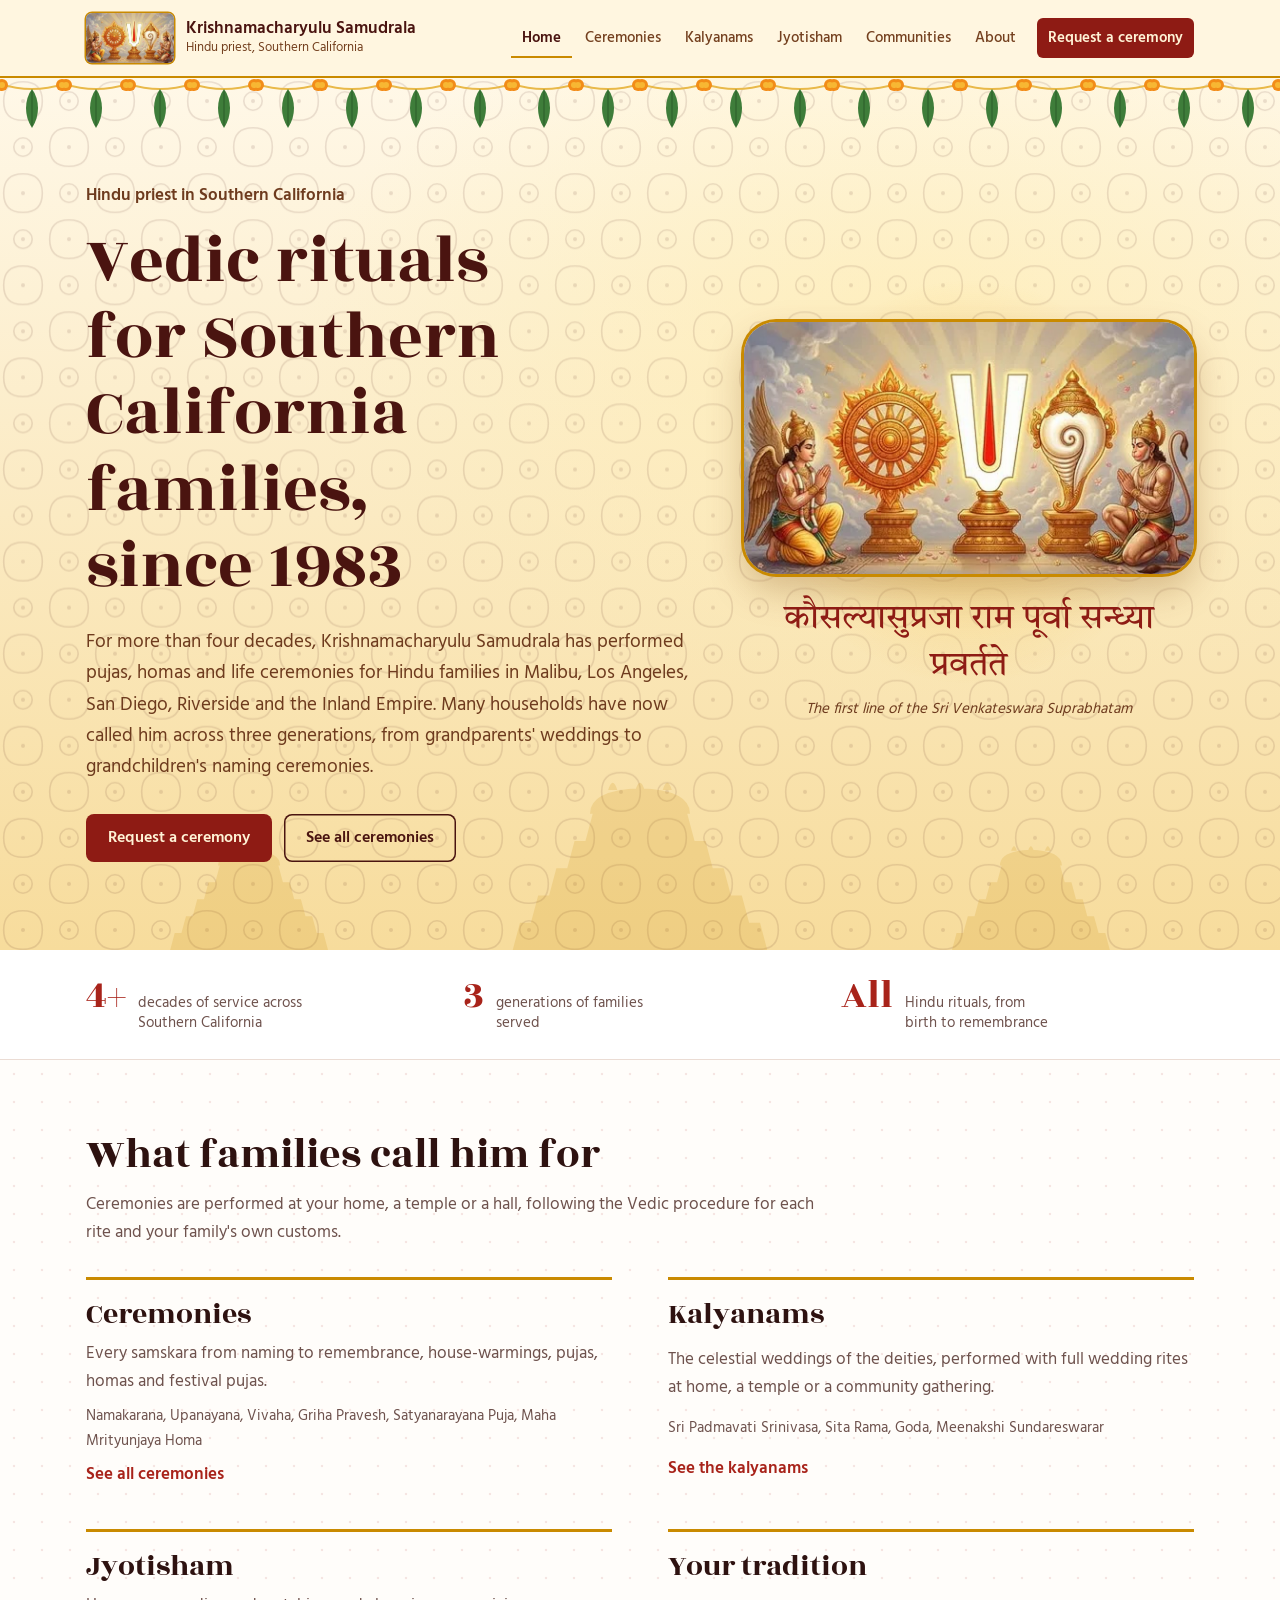
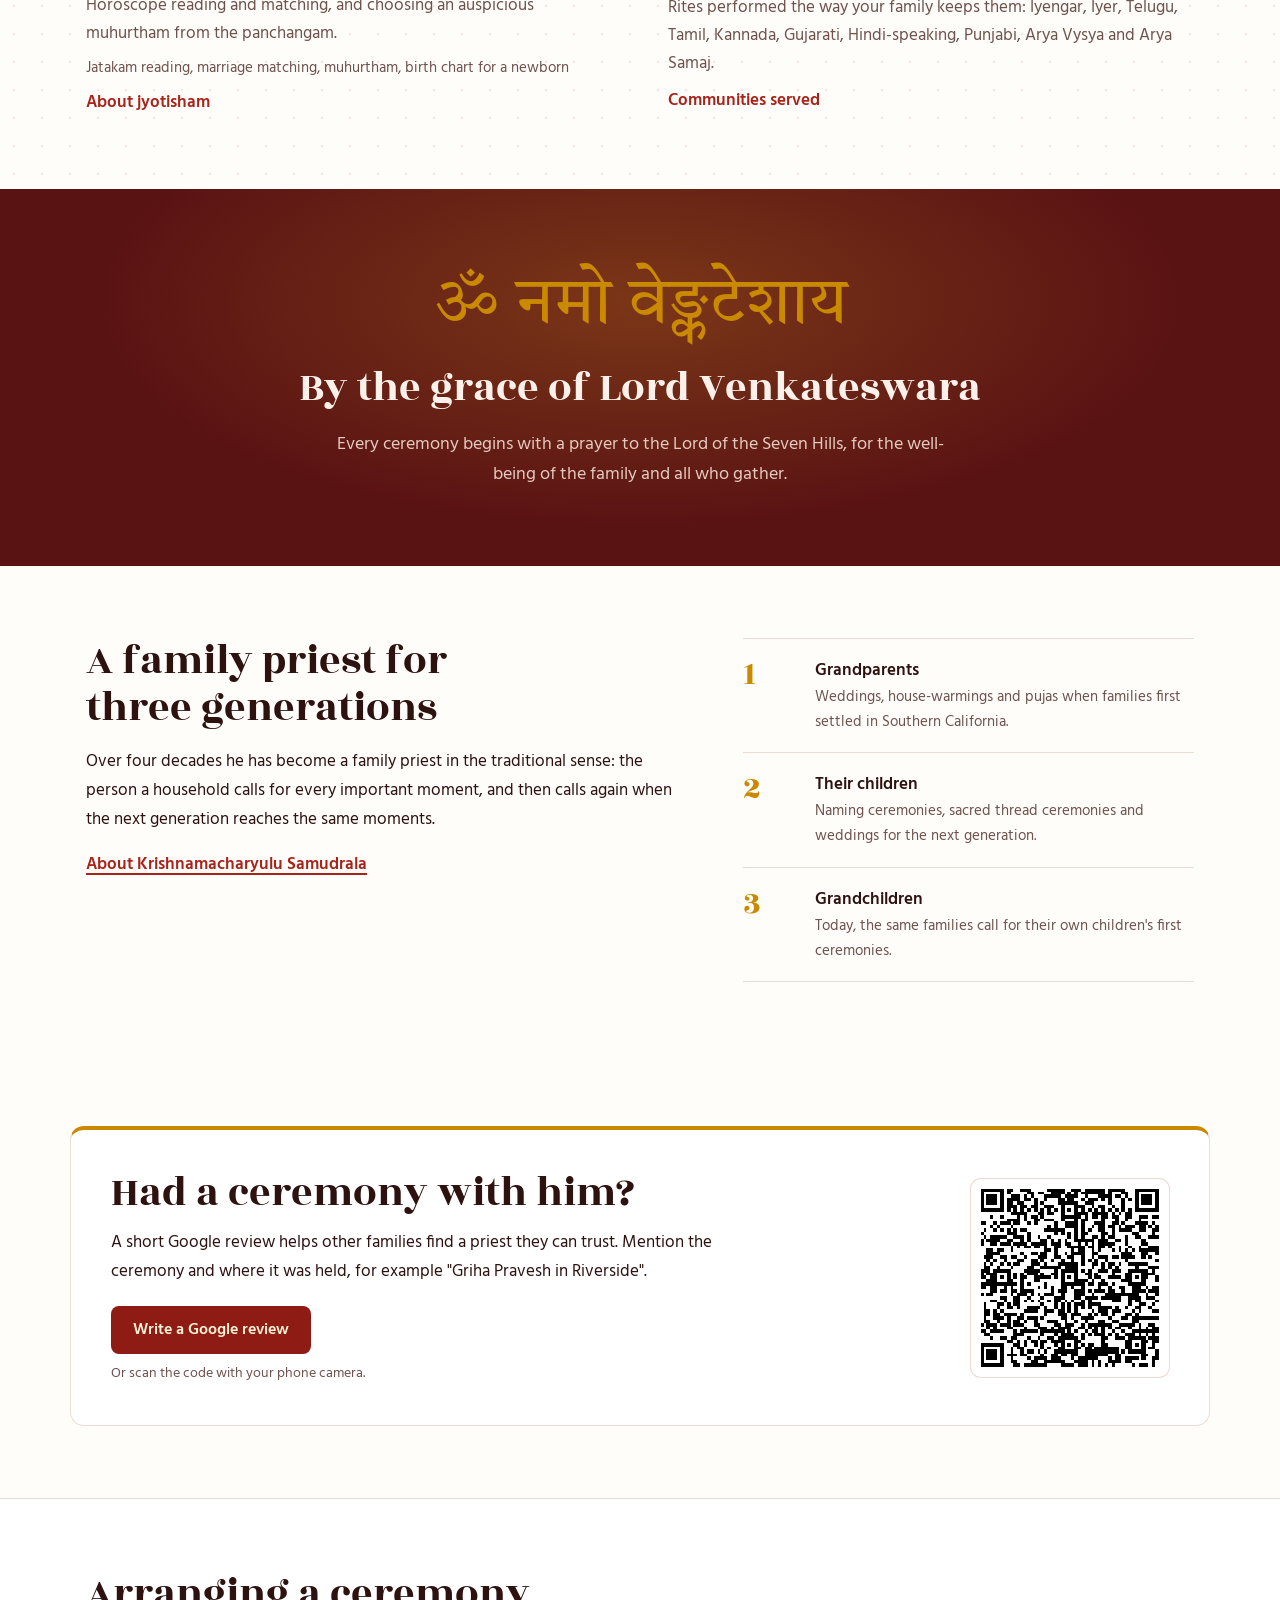
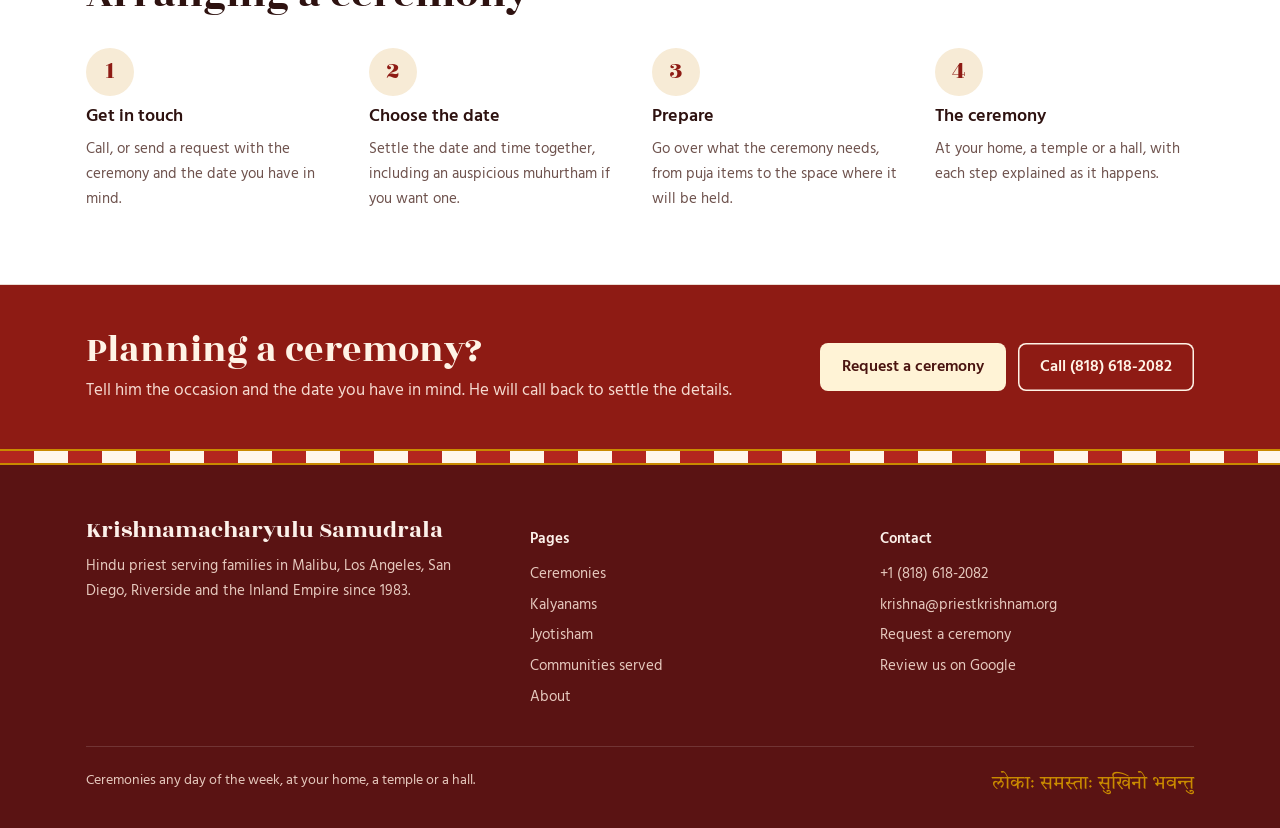
<file: index.html>
<!doctype html>
<html lang="en">
<head>
<meta charset="utf-8">
<meta name="viewport" content="width=device-width, initial-scale=1, viewport-fit=cover">
<title>Hindu Priest in Los Angeles, San Diego &amp; Inland Empire | Krishnamacharyulu Samudrala</title>
<meta name="description" content="Experienced Hindu priest (pandit) serving Malibu, Los Angeles, San Diego, Riverside and the Inland Empire since 1983. Weddings, Griha Pravesh, Satyanarayana Puja, homas, kalyanams and jyotisham.">
<link rel="canonical" href="https://www.priestkrishnam.org/">
<meta name="robots" content="index, follow, max-image-preview:large">
<meta name="theme-color" content="#5A1313">
<meta property="og:type" content="website">
<meta property="og:site_name" content="Krishnamacharyulu Samudrala, Hindu Priest">
<meta property="og:title" content="Hindu Priest in Los Angeles, San Diego &amp; Inland Empire | Krishnamacharyulu Samudrala">
<meta property="og:description" content="Experienced Hindu priest (pandit) serving Malibu, Los Angeles, San Diego, Riverside and the Inland Empire since 1983. Weddings, Griha Pravesh, Satyanarayana Puja, homas, kalyanams and jyotisham.">
<meta property="og:url" content="https://www.priestkrishnam.org/">
<meta property="og:image" content="https://www.priestkrishnam.org/venkateswara_scene.jpg">
<meta property="og:image:width" content="946">
<meta property="og:image:height" content="528">
<meta property="og:image:alt" content="Sri Venkateswara emblem with Garuda and Hanuman">
<meta property="og:locale" content="en_US">
<meta name="twitter:card" content="summary_large_image">
<meta name="twitter:title" content="Hindu Priest in Los Angeles, San Diego &amp; Inland Empire | Krishnamacharyulu Samudrala">
<meta name="twitter:description" content="Experienced Hindu priest (pandit) serving Malibu, Los Angeles, San Diego, Riverside and the Inland Empire since 1983. Weddings, Griha Pravesh, Satyanarayana Puja, homas, kalyanams and jyotisham.">
<meta name="twitter:image" content="https://www.priestkrishnam.org/venkateswara_scene.jpg">
<link rel="icon" type="image/jpeg" href="venkateswara_scene.jpg">
<link rel="apple-touch-icon" href="venkateswara_scene.jpg">
<link rel="preconnect" href="https://fonts.googleapis.com">
<link rel="preconnect" href="https://fonts.gstatic.com" crossorigin>
<link rel="stylesheet" href="https://fonts.googleapis.com/css2?family=Hind:wght@400;500;600&family=Rozha+One&family=Tiro+Devanagari+Sanskrit:ital@0;1&display=swap">
<link rel="stylesheet" href="styles.css">
<script type="application/ld+json">
{
 "@context": "https://schema.org",
 "@type": "LocalBusiness",
 "@id": "https://www.priestkrishnam.org/#priest",
 "name": "Krishnamacharyulu Samudrala, Hindu Priest",
 "description": "Hindu priest performing pujas, homas, weddings and all Vedic ceremonies for families in Malibu, Los Angeles, San Diego, Riverside and the Inland Empire since 1983.",
 "url": "https://www.priestkrishnam.org/",
 "image": "https://www.priestkrishnam.org/venkateswara_scene.jpg",
 "telephone": "+1-818-618-2082",
 "email": "krishna@priestkrishnam.org",
 "foundingDate": "1983",
 "priceRange": "$$",
 "address": {
  "@type": "PostalAddress",
  "addressRegion": "CA",
  "addressCountry": "US"
 },
 "areaServed": [
  {
   "@type": "City",
   "name": "Malibu, CA"
  },
  {
   "@type": "City",
   "name": "Los Angeles, CA"
  },
  {
   "@type": "City",
   "name": "San Diego, CA"
  },
  {
   "@type": "City",
   "name": "Riverside, CA"
  },
  {
   "@type": "Place",
   "name": "Inland Empire, CA"
  },
  {
   "@type": "Place",
   "name": "Southern California"
  }
 ],
 "founder": {
  "@type": "Person",
  "name": "Krishnamacharyulu Samudrala",
  "jobTitle": "Hindu Priest"
 },
 "hasOfferCatalog": {
  "@type": "OfferCatalog",
  "name": "Hindu ceremonies",
  "itemListElement": [
   {
    "@type": "Offer",
    "itemOffered": {
     "@type": "Service",
     "name": "Namakarana",
     "description": "Naming ceremony for a newborn"
    }
   },
   {
    "@type": "Offer",
    "itemOffered": {
     "@type": "Service",
     "name": "Annaprashana",
     "description": "Baby's first solid food"
    }
   },
   {
    "@type": "Offer",
    "itemOffered": {
     "@type": "Service",
     "name": "Chaula / Mundan",
     "description": "First haircut"
    }
   },
   {
    "@type": "Offer",
    "itemOffered": {
     "@type": "Service",
     "name": "Aksharabhyasa",
     "description": "Beginning of education"
    }
   },
   {
    "@type": "Offer",
    "itemOffered": {
     "@type": "Service",
     "name": "Upanayana",
     "description": "Sacred thread ceremony"
    }
   },
   {
    "@type": "Offer",
    "itemOffered": {
     "@type": "Service",
     "name": "Vivaha",
     "description": "Wedding, with engagement and pre-wedding rites"
    }
   },
   {
    "@type": "Offer",
    "itemOffered": {
     "@type": "Service",
     "name": "Shashtiabdapoorthi",
     "description": "60th birthday, and later milestone birthdays"
    }
   },
   {
    "@type": "Offer",
    "itemOffered": {
     "@type": "Service",
     "name": "Antyeshti & Shraddha",
     "description": "Last rites and annual remembrance"
    }
   },
   {
    "@type": "Offer",
    "itemOffered": {
     "@type": "Service",
     "name": "Griha Pravesh",
     "description": "House-warming when moving into a new home"
    }
   },
   {
    "@type": "Offer",
    "itemOffered": {
     "@type": "Service",
     "name": "Bhoomi Puja",
     "description": "Blessing the land before construction begins"
    }
   },
   {
    "@type": "Offer",
    "itemOffered": {
     "@type": "Service",
     "name": "Vastu Shanti",
     "description": "Bringing harmony to a home or workplace"
    }
   },
   {
    "@type": "Offer",
    "itemOffered": {
     "@type": "Service",
     "name": "Vahana Puja",
     "description": "Blessing a new car or vehicle"
    }
   },
   {
    "@type": "Offer",
    "itemOffered": {
     "@type": "Service",
     "name": "Business opening",
     "description": "Puja for a new shop, office or venture"
    }
   },
   {
    "@type": "Offer",
    "itemOffered": {
     "@type": "Service",
     "name": "Satyanarayana Puja",
     "description": "For gratitude and new beginnings"
    }
   },
   {
    "@type": "Offer",
    "itemOffered": {
     "@type": "Service",
     "name": "Ganapati Homa",
     "description": "To remove obstacles before any undertaking"
    }
   },
   {
    "@type": "Offer",
    "itemOffered": {
     "@type": "Service",
     "name": "Navagraha Shanti",
     "description": "Puja to the nine planetary deities"
    }
   },
   {
    "@type": "Offer",
    "itemOffered": {
     "@type": "Service",
     "name": "Rudrabhisheka",
     "description": "Abhisheka to Lord Shiva with Sri Rudram"
    }
   },
   {
    "@type": "Offer",
    "itemOffered": {
     "@type": "Service",
     "name": "Maha Mrityunjaya Homa",
     "description": "Homa to Lord Shiva for health, healing and long life"
    }
   },
   {
    "@type": "Offer",
    "itemOffered": {
     "@type": "Service",
     "name": "Lakshmi Puja",
     "description": "For prosperity and well-being"
    }
   },
   {
    "@type": "Offer",
    "itemOffered": {
     "@type": "Service",
     "name": "Bhagavati Seva Deepa Puja",
     "description": "Lamp worship of Goddess Bhagavati for blessings and well-being"
    }
   },
   {
    "@type": "Offer",
    "itemOffered": {
     "@type": "Service",
     "name": "Chandi Homa",
     "description": "Homa to the Divine Mother"
    }
   },
   {
    "@type": "Offer",
    "itemOffered": {
     "@type": "Service",
     "name": "Ayushya Homa",
     "description": "For long life, often on a child's first birthday"
    }
   },
   {
    "@type": "Offer",
    "itemOffered": {
     "@type": "Service",
     "name": "Maha Sudarshana Homa",
     "description": "For protection and removal of negativity"
    }
   },
   {
    "@type": "Offer",
    "itemOffered": {
     "@type": "Service",
     "name": "Nrusimha Homa",
     "description": "Homa to Lord Narasimha for protection, courage and freedom from fear"
    }
   },
   {
    "@type": "Offer",
    "itemOffered": {
     "@type": "Service",
     "name": "Sri Padmavati Srinivasa Kalyanam",
     "description": "Also called Srinivasa Kalyanam: the celestial wedding of Lord Venkateswara with Sri Padmavati Devi"
    }
   },
   {
    "@type": "Offer",
    "itemOffered": {
     "@type": "Service",
     "name": "Sita Rama Kalyanam",
     "description": "Wedding of Sri Rama and Sita Devi, especially for Sri Rama Navami"
    }
   },
   {
    "@type": "Offer",
    "itemOffered": {
     "@type": "Service",
     "name": "Goda Kalyanam",
     "description": "Wedding of Sri Goda Devi (Andal) with Lord Ranganatha, at the close of Dhanurmasam"
    }
   },
   {
    "@type": "Offer",
    "itemOffered": {
     "@type": "Service",
     "name": "Rukmini Kalyanam",
     "description": "Wedding of Lord Sri Krishna and Rukmini Devi"
    }
   },
   {
    "@type": "Offer",
    "itemOffered": {
     "@type": "Service",
     "name": "Shiva Parvati Kalyanam",
     "description": "Wedding of Lord Shiva and Goddess Parvati, often around Maha Shivaratri"
    }
   },
   {
    "@type": "Offer",
    "itemOffered": {
     "@type": "Service",
     "name": "Meenakshi Sundareswarar Kalyanam",
     "description": "Wedding of Goddess Meenakshi and Lord Sundareswarar, as celebrated in Madurai at Chithirai"
    }
   },
   {
    "@type": "Offer",
    "itemOffered": {
     "@type": "Service",
     "name": "Sri Valli Devasena sameta Subrahmanya Kalyanam",
     "description": "Wedding of Lord Subrahmanya with Valli and Devasena, often for Skanda Shashti"
    }
   },
   {
    "@type": "Offer",
    "itemOffered": {
     "@type": "Service",
     "name": "Ganesh Chaturthi",
     "description": "Ganesha puja at home"
    }
   },
   {
    "@type": "Offer",
    "itemOffered": {
     "@type": "Service",
     "name": "Varalakshmi Vratam",
     "description": "Vrata puja to Goddess Lakshmi"
    }
   },
   {
    "@type": "Offer",
    "itemOffered": {
     "@type": "Service",
     "name": "Navaratri",
     "description": "Puja during the nine nights of the Goddess"
    }
   },
   {
    "@type": "Offer",
    "itemOffered": {
     "@type": "Service",
     "name": "Diwali Lakshmi Puja",
     "description": "Lakshmi puja for the festival of lights"
    }
   },
   {
    "@type": "Offer",
    "itemOffered": {
     "@type": "Service",
     "name": "Maha Shivaratri",
     "description": "Night-long worship of Lord Shiva"
    }
   },
   {
    "@type": "Offer",
    "itemOffered": {
     "@type": "Service",
     "name": "Jatakam (horoscope) reading",
     "category": "Jyotisham (Vedic astrology)",
     "description": "A full reading of the birth chart: the placement of the nine grahas, the strengths and challenges it shows, and the dasha periods ahead."
    }
   },
   {
    "@type": "Offer",
    "itemOffered": {
     "@type": "Service",
     "name": "Horoscope matching for marriage",
     "category": "Jyotisham (Vedic astrology)",
     "description": "Comparing the bride's and groom's charts through the traditional poruthams (kootas), including a check for Kuja dosha, before a wedding is fixed."
    }
   },
   {
    "@type": "Offer",
    "itemOffered": {
     "@type": "Service",
     "name": "Choosing an auspicious muhurtham",
     "category": "Jyotisham (Vedic astrology)",
     "description": "Finding the right date and time for a wedding, Griha Pravesh, Upanayanam, a business opening or any important beginning."
    }
   },
   {
    "@type": "Offer",
    "itemOffered": {
     "@type": "Service",
     "name": "Birth chart for a newborn",
     "category": "Jyotisham (Vedic astrology)",
     "description": "Casting the child's chart from the time and place of birth, with the birth nakshatra and the syllables for choosing a name."
    }
   },
   {
    "@type": "Offer",
    "itemOffered": {
     "@type": "Service",
     "name": "Doshas and remedies",
     "category": "Jyotisham (Vedic astrology)",
     "description": "Understanding a difficult period or a dosha in the chart, and the traditional remedies for it, such as a Navagraha Shanti or a specific homa."
    }
   },
   {
    "@type": "Offer",
    "itemOffered": {
     "@type": "Service",
     "name": "Guidance on a specific question",
     "category": "Jyotisham (Vedic astrology)",
     "description": "Looking at the chart for a decision in front of the family: a move, a career change, education or the timing of an event."
    }
   }
  ]
 },
 "knowsAbout": [
  "Iyengar Thengalai rituals",
  "Iyengar Vadakalai rituals",
  "Iyer (Tamil Smartha) rituals",
  "Telugu Hindu ceremonies",
  "Tamil Hindu ceremonies",
  "Kannada Hindu ceremonies",
  "Gujarati Hindu ceremonies",
  "North Indian Hindi-speaking Hindu ceremonies",
  "Punjabi Hindu ceremonies",
  "Arya Vysya ceremonies",
  "Arya Samaj rituals",
  "Jyotisham (Vedic astrology)"
 ]
}
</script>
</head>
<body>
<a class="skip" href="#main">Skip to content</a>
<header class="site-head">
  <div class="wrap">
    <a class="brand" href="index.html"><img class="brand-art" src="venkateswara_scene.jpg" alt="" width="88" height="50"><span><b>Krishnamacharyulu Samudrala</b><small>Hindu priest, Southern California</small></span></a>
    <button class="menu-btn" type="button" aria-expanded="false" aria-controls="site-nav">Menu <svg width="18" height="14" viewBox="0 0 18 14" aria-hidden="true"><path d="M1 1h16M1 7h16M1 13h16" stroke="currentColor" stroke-width="2" stroke-linecap="round"/></svg></button>
    <nav class="nav" id="site-nav" aria-label="Main">
      <a href="index.html" aria-current="page">Home</a>
      <a href="ceremonies.html">Ceremonies</a>
      <a href="kalyanams.html">Kalyanams</a>
      <a href="jyotisham.html">Jyotisham</a>
      <a href="communities.html">Communities</a>
      <a href="about.html">About</a>
      <a class="cta" href="contact.html">Request a ceremony</a>
    </nav>
  </div>
</header>
<main id="main">
<div class="hero">
  <canvas id="kolam" aria-hidden="true"></canvas>
  <div class="torana" aria-hidden="true"></div>
  <svg class="gopuram" viewBox="0 0 1200 220" preserveAspectRatio="xMidYMax meet" aria-hidden="true"><path d="M460.0 220.0 L468.0 190.0 L732.0 190.0 L740.0 220.0 Z M480.0 190.0 L488.0 160.0 L712.0 160.0 L720.0 190.0 Z M500.0 160.0 L508.0 130.0 L692.0 130.0 L700.0 160.0 Z M520.0 130.0 L528.0 100.0 L672.0 100.0 L680.0 130.0 Z M540.0 100.0 L548.0 70.0 L652.0 70.0 L660.0 100.0 Z M545.0 70.0 Q545.0 44.0 600.0 42.0 Q655.0 44.0 655.0 70.0 Z M565.0 44.0 Q570.0 28.0 575.0 44.0 Z M595.0 44.0 Q600.0 28.0 605.0 44.0 Z M625.0 44.0 Q630.0 28.0 635.0 44.0 Z M83.2 220.0 L88.2 201.4 L251.8 201.4 L256.8 220.0 Z M95.6 201.4 L100.6 182.8 L239.4 182.8 L244.4 201.4 Z M108.0 182.8 L113.0 164.2 L227.0 164.2 L232.0 182.8 Z M120.4 164.2 L125.4 145.6 L214.6 145.6 L219.6 164.2 Z M132.8 145.6 L137.8 127.0 L202.2 127.0 L207.2 145.6 Z M135.9 127.0 Q135.9 110.9 170.0 109.6 Q204.1 110.9 204.1 127.0 Z M148.3 110.9 Q151.4 101.0 154.5 110.9 Z M166.9 110.9 Q170.0 101.0 173.1 110.9 Z M185.5 110.9 Q188.6 101.0 191.7 110.9 Z M943.2 220.0 L948.2 201.4 L1111.8 201.4 L1116.8 220.0 Z M955.6 201.4 L960.6 182.8 L1099.4 182.8 L1104.4 201.4 Z M968.0 182.8 L973.0 164.2 L1087.0 164.2 L1092.0 182.8 Z M980.4 164.2 L985.4 145.6 L1074.6 145.6 L1079.6 164.2 Z M992.8 145.6 L997.8 127.0 L1062.2 127.0 L1067.2 145.6 Z M995.9 127.0 Q995.9 110.9 1030.0 109.6 Q1064.1 110.9 1064.1 127.0 Z M1008.3 110.9 Q1011.4 101.0 1014.5 110.9 Z M1026.9 110.9 Q1030.0 101.0 1033.1 110.9 Z M1045.5 110.9 Q1048.6 101.0 1051.7 110.9 Z" fill="currentColor"></path></svg>
  <div class="wrap">
    <div>
      <p class="kicker">Hindu priest in Southern California</p>
      <h1>Vedic rituals for Southern California families, since 1983</h1>
      <p class="lede">For more than <span class="dec-word">four</span> decades, Krishnamacharyulu Samudrala has performed pujas, homas and life ceremonies for Hindu families in Malibu, Los Angeles, San Diego, Riverside and the Inland Empire. Many households have now called him across three generations, from grandparents' weddings to grandchildren's naming ceremonies.</p>
      <div class="actions">
        <a class="btn primary" href="contact.html">Request a ceremony</a>
        <a class="btn ghost" href="ceremonies.html">See all ceremonies</a>
      </div>
    </div>
    <div class="shrine">
      <img class="emblem-art" src="venkateswara_scene.jpg" alt="Garuda and Hanuman with folded hands on either side of the Sudarshana chakra, namam and shankha of Lord Venkateswara" width="946" height="528">
      <p class="deva" lang="sa">कौसल्यासुप्रजा राम पूर्वा सन्ध्या प्रवर्तते</p>
      <p class="tr">The first line of the Sri Venkateswara Suprabhatam</p>
    </div>
  </div>
</div>

<div class="facts">
  <div class="wrap">
    <div class="fact"><b><span class="dec-num">4</span>+</b><span>decades of service across<br>Southern California</span></div>
    <div class="fact"><b>3</b><span>generations of families<br>served</span></div>
    <div class="fact"><b>All</b><span>Hindu rituals, from<br>birth to remembrance</span></div>
  </div>
</div>

<section class="section dots">
  <div class="wrap">
    <div class="sec-head">
      <h2>What families call him for</h2>
      <p>Ceremonies are performed at your home, a temple or a hall, following the Vedic procedure for each rite and your family's own customs.</p>
    </div>
    <div class="paths">
      <a class="path" href="ceremonies.html">
        <h3>Ceremonies</h3>
        <p>Every samskara from naming to remembrance, house-warmings, pujas, homas and festival pujas.</p>
        <p class="eg muted">Namakarana, Upanayana, Vivaha, Griha Pravesh, Satyanarayana Puja, Maha Mrityunjaya Homa</p>
        <span class="go">See all ceremonies</span>
      </a>
      <a class="path" href="kalyanams.html">
        <h3>Kalyanams</h3>
        <p>The celestial weddings of the deities, performed with full wedding rites at home, a temple or a community gathering.</p>
        <p class="eg muted">Sri Padmavati Srinivasa, Sita Rama, Goda, Meenakshi Sundareswarar</p>
        <span class="go">See the kalyanams</span>
      </a>
      <a class="path" href="jyotisham.html">
        <h3>Jyotisham</h3>
        <p>Horoscope reading and matching, and choosing an auspicious muhurtham from the panchangam.</p>
        <p class="eg muted">Jatakam reading, marriage matching, muhurtham, birth chart for a newborn</p>
        <span class="go">About jyotisham</span>
      </a>
      <a class="path" href="communities.html">
        <h3>Your tradition</h3>
        <p>Rites performed the way your family keeps them: Iyengar, Iyer, Telugu, Tamil, Kannada, Gujarati, Hindi-speaking, Punjabi, Arya Vysya and Arya Samaj.</p>
        <span class="go">Communities served</span>
      </a>
    </div>
  </div>
</section>

<section class="devotion">
  <div class="wrap">
    <p class="mantra" lang="sa">ॐ नमो वेङ्कटेशाय</p>
    <h2>By the grace of Lord Venkateswara</h2>
    <p class="lead">Every ceremony begins with a prayer to the Lord of the Seven Hills, for the well-being of the family and all who gather.</p>
  </div>
</section>

<section class="section">
  <div class="wrap two-col">
    <div class="prose">
      <h2>A family priest for three generations</h2>
      <p>Over <span class="dec-word">four</span> decades he has become a family priest in the traditional sense: the person a household calls for every important moment, and then calls again when the next generation reaches the same moments.</p>
      <p><a class="textlink" href="about.html">About Krishnamacharyulu Samudrala</a></p>
    </div>
    <div class="gens">
      <div class="gen"><span class="n">1</span><div><p class="t">Grandparents</p><p class="d">Weddings, house-warmings and pujas when families first settled in Southern California.</p></div></div>
      <div class="gen"><span class="n">2</span><div><p class="t">Their children</p><p class="d">Naming ceremonies, sacred thread ceremonies and weddings for the next generation.</p></div></div>
      <div class="gen"><span class="n">3</span><div><p class="t">Grandchildren</p><p class="d">Today, the same families call for their own children's first ceremonies.</p></div></div>
    </div>
  </div>
</section>

<section class="section">
  <div class="wrap review">
    <div class="review-text">
      <h2>Had a ceremony with him?</h2>
      <p>A short Google review helps other families find a priest they can trust. Mention the ceremony and where it was held, for example "Griha Pravesh in Riverside".</p>
    </div>
    <img class="review-qr" src="google-review-qr.png" alt="QR code that opens the Google review page" width="198" height="198">
    <div class="review-cta">
      <a class="btn primary" href="https://g.page/r/CZpFCfgSUNOCEBM/review" target="_blank" rel="noopener">Write a Google review</a>
      <p>Or scan the code with your phone camera.</p>
    </div>
  </div>
</section>

<section class="section alt">
  <div class="wrap">
    <div class="sec-head"><h2>Arranging a ceremony</h2></div>
    <ol class="steps">
      <li><span class="t">Get in touch</span><span class="d">Call, or send a request with the ceremony and the date you have in mind.</span></li>
      <li><span class="t">Choose the date</span><span class="d">Settle the date and time together, including an auspicious muhurtham if you want one.</span></li>
      <li><span class="t">Prepare</span><span class="d">Go over what the ceremony needs, from puja items to the space where it will be held.</span></li>
      <li><span class="t">The ceremony</span><span class="d">At your home, a temple or a hall, with each step explained as it happens.</span></li>
    </ol>
  </div>
</section>
</main>
<section class="callband" aria-label="Request a ceremony">
  <div class="wrap">
    <div>
      <h2>Planning a ceremony?</h2>
      <p>Tell him the occasion and the date you have in mind. He will call back to settle the details.</p>
    </div>
    <div class="actions">
      <a class="btn light" href="contact.html">Request a ceremony</a>
      <a class="btn ghost" href="tel:+18186182082">Call (818) 618-2082</a>
    </div>
  </div>
</section>
<div class="stripe" aria-hidden="true"></div>
<footer class="site-foot">
  <div class="wrap">
    <div>
      <h2>Krishnamacharyulu Samudrala</h2>
      <p>Hindu priest serving families in Malibu, Los Angeles, San Diego, Riverside and the Inland Empire since 1983.</p>
    </div>
    <div>
      <p class="h">Pages</p>
      <ul>
        <li><a href="ceremonies.html">Ceremonies</a></li>
        <li><a href="kalyanams.html">Kalyanams</a></li>
        <li><a href="jyotisham.html">Jyotisham</a></li>
        <li><a href="communities.html">Communities served</a></li>
        <li><a href="about.html">About</a></li>
      </ul>
    </div>
    <div>
      <p class="h">Contact</p>
      <ul>
        <li><a href="tel:+18186182082">+1 (818) 618-2082</a></li>
        <li><a href="mailto:krishna@priestkrishnam.org">krishna@priestkrishnam.org</a></li>
        <li><a href="contact.html">Request a ceremony</a></li>
        <li><a href="https://g.page/r/CZpFCfgSUNOCEBM/review" target="_blank" rel="noopener">Review us on Google</a></li>
      </ul>
    </div>
    <div class="base">
      <span>Ceremonies any day of the week, at your home, a temple or a hall.</span>
      <span class="sa" lang="sa">लोकाः समस्ताः सुखिनो भवन्तु</span>
    </div>
  </div>
</footer>
<script src="site.js"></script>
</body>
</html>
</file>
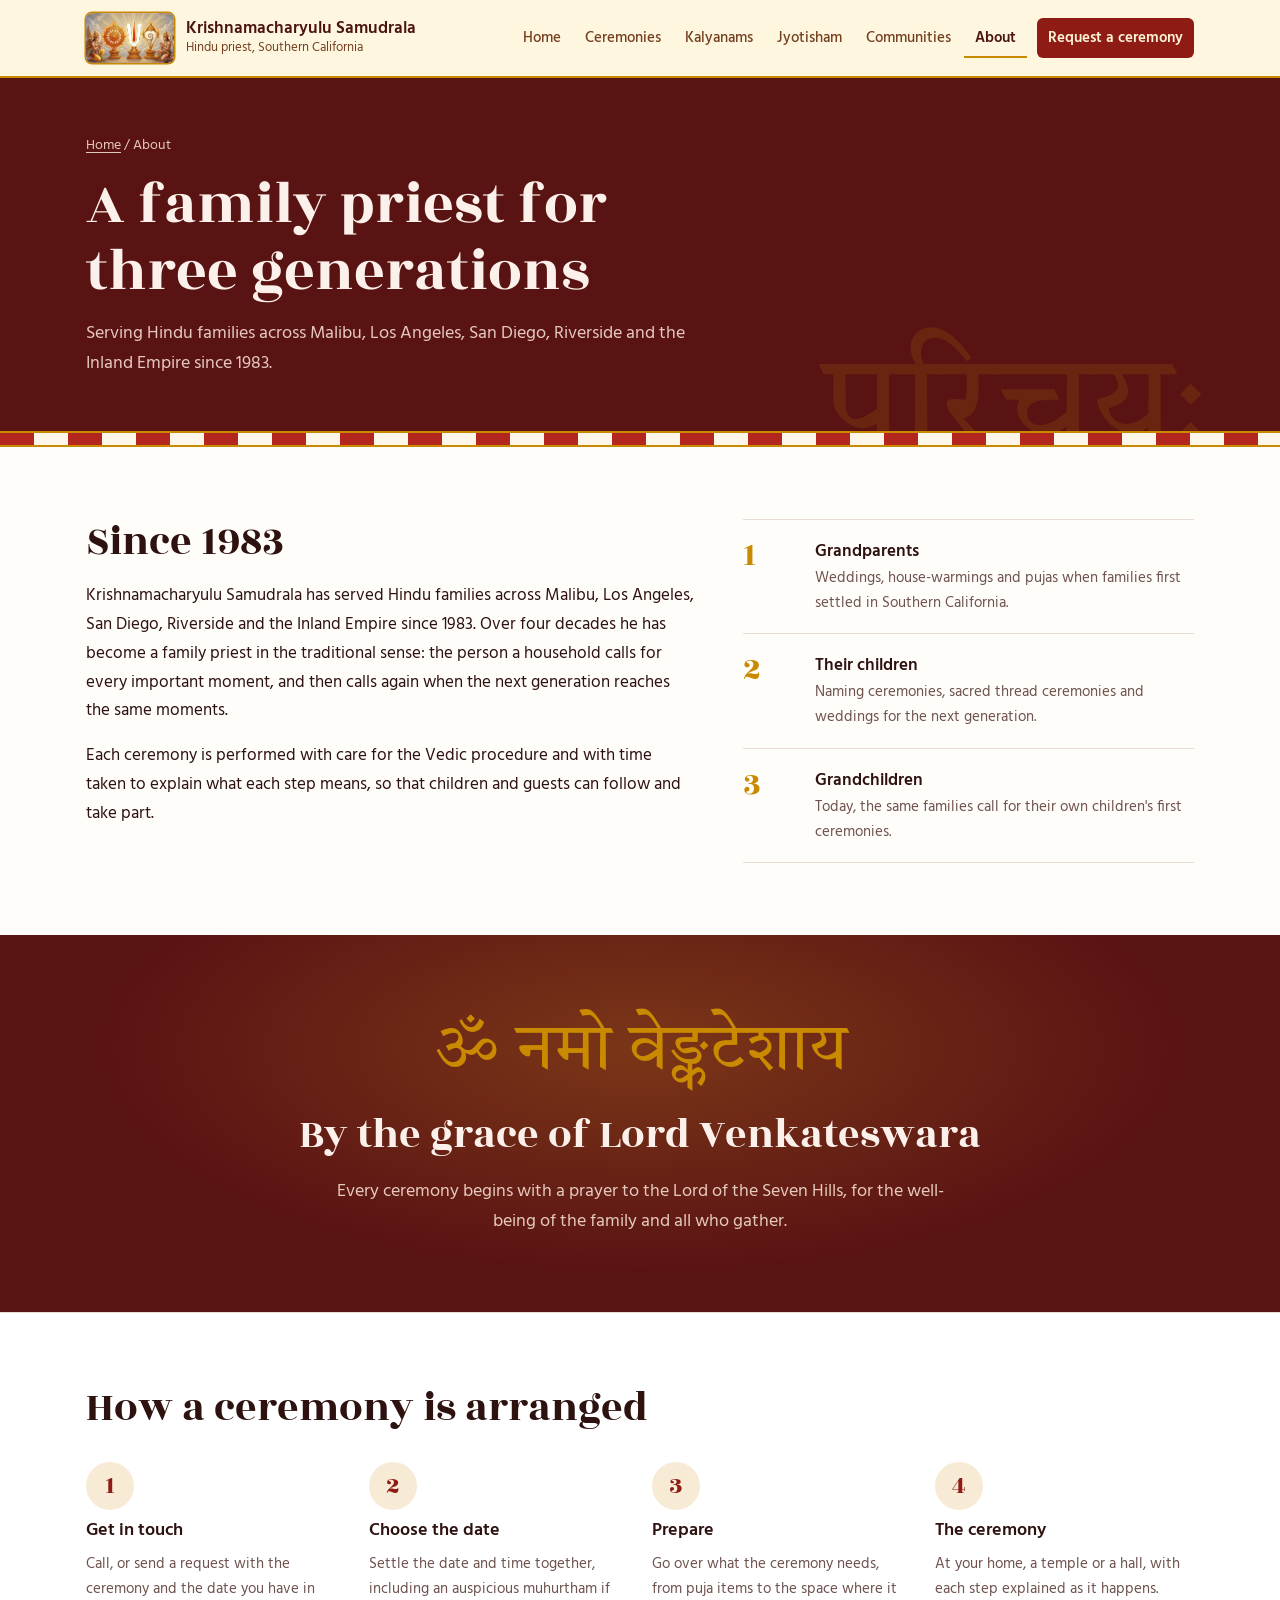
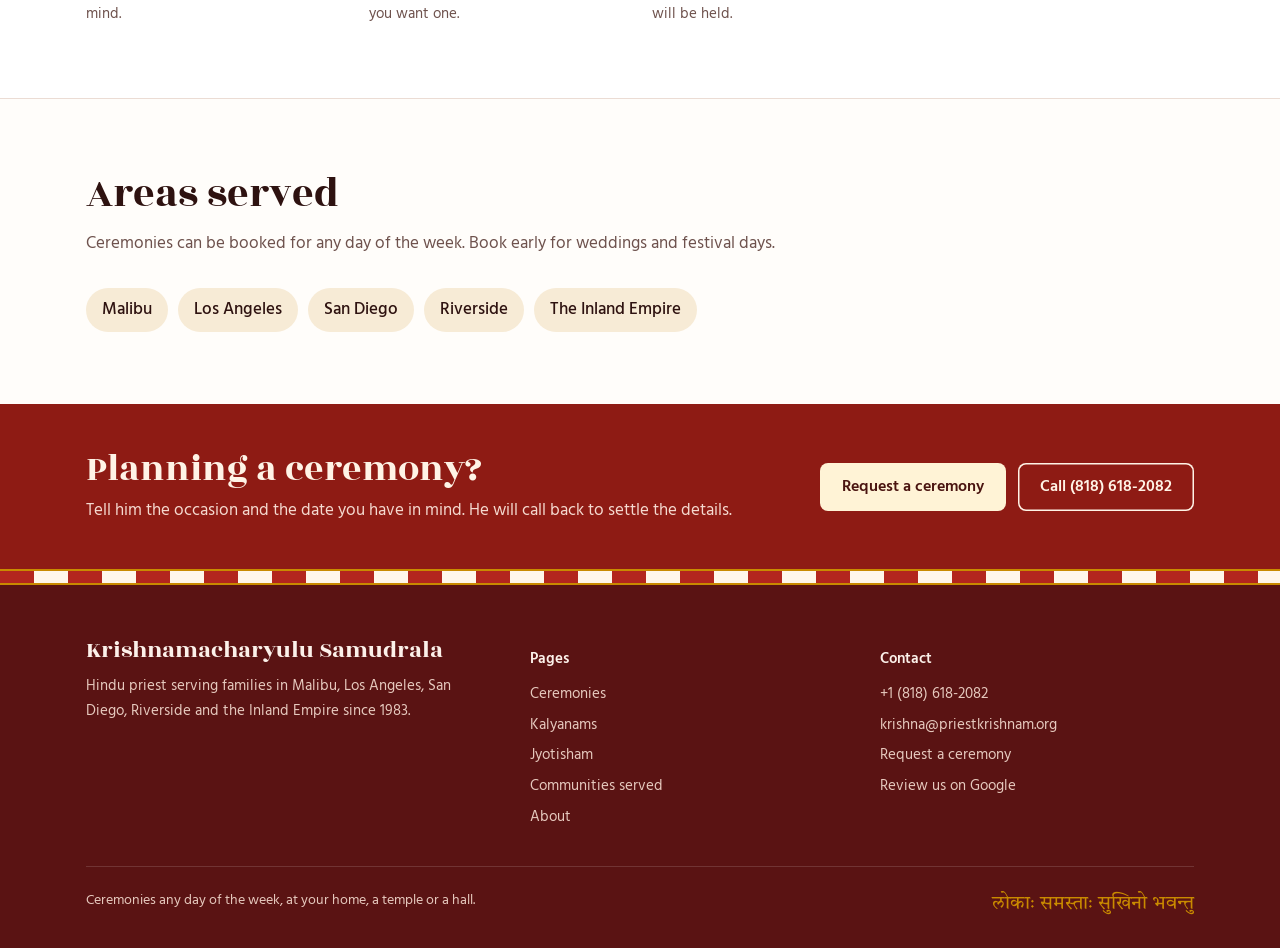
<file: about.html>
<!doctype html>
<html lang="en">
<head>
<meta charset="utf-8">
<meta name="viewport" content="width=device-width, initial-scale=1, viewport-fit=cover">
<title>About Krishnamacharyulu Samudrala | Hindu Priest in Southern California since 1983</title>
<meta name="description" content="Krishnamacharyulu Samudrala has served Hindu families across Malibu, Los Angeles, San Diego, Riverside and the Inland Empire since 1983, now across three generations.">
<link rel="canonical" href="https://www.priestkrishnam.org/about.html">
<meta name="robots" content="index, follow, max-image-preview:large">
<meta name="theme-color" content="#5A1313">
<meta property="og:type" content="website">
<meta property="og:site_name" content="Krishnamacharyulu Samudrala, Hindu Priest">
<meta property="og:title" content="About Krishnamacharyulu Samudrala | Hindu Priest in Southern California since 1983">
<meta property="og:description" content="Krishnamacharyulu Samudrala has served Hindu families across Malibu, Los Angeles, San Diego, Riverside and the Inland Empire since 1983, now across three generations.">
<meta property="og:url" content="https://www.priestkrishnam.org/about.html">
<meta property="og:image" content="https://www.priestkrishnam.org/venkateswara_scene.jpg">
<meta property="og:image:width" content="946">
<meta property="og:image:height" content="528">
<meta property="og:image:alt" content="Sri Venkateswara emblem with Garuda and Hanuman">
<meta property="og:locale" content="en_US">
<meta name="twitter:card" content="summary_large_image">
<meta name="twitter:title" content="About Krishnamacharyulu Samudrala | Hindu Priest in Southern California since 1983">
<meta name="twitter:description" content="Krishnamacharyulu Samudrala has served Hindu families across Malibu, Los Angeles, San Diego, Riverside and the Inland Empire since 1983, now across three generations.">
<meta name="twitter:image" content="https://www.priestkrishnam.org/venkateswara_scene.jpg">
<link rel="icon" type="image/jpeg" href="venkateswara_scene.jpg">
<link rel="apple-touch-icon" href="venkateswara_scene.jpg">
<link rel="preconnect" href="https://fonts.googleapis.com">
<link rel="preconnect" href="https://fonts.gstatic.com" crossorigin>
<link rel="stylesheet" href="https://fonts.googleapis.com/css2?family=Hind:wght@400;500;600&family=Rozha+One&family=Tiro+Devanagari+Sanskrit:ital@0;1&display=swap">
<link rel="stylesheet" href="styles.css">
</head>
<body>
<a class="skip" href="#main">Skip to content</a>
<header class="site-head">
  <div class="wrap">
    <a class="brand" href="index.html"><img class="brand-art" src="venkateswara_scene.jpg" alt="" width="88" height="50"><span><b>Krishnamacharyulu Samudrala</b><small>Hindu priest, Southern California</small></span></a>
    <button class="menu-btn" type="button" aria-expanded="false" aria-controls="site-nav">Menu <svg width="18" height="14" viewBox="0 0 18 14" aria-hidden="true"><path d="M1 1h16M1 7h16M1 13h16" stroke="currentColor" stroke-width="2" stroke-linecap="round"/></svg></button>
    <nav class="nav" id="site-nav" aria-label="Main">
      <a href="index.html">Home</a>
      <a href="ceremonies.html">Ceremonies</a>
      <a href="kalyanams.html">Kalyanams</a>
      <a href="jyotisham.html">Jyotisham</a>
      <a href="communities.html">Communities</a>
      <a href="about.html" aria-current="page">About</a>
      <a class="cta" href="contact.html">Request a ceremony</a>
    </nav>
  </div>
</header>
<div class="page-head">
  <div class="wrap">
    <p class="crumbs"><a href="index.html">Home</a> / About</p>
    <h1>A family priest for three generations</h1>
    <p class="intro">Serving Hindu families across Malibu, Los Angeles, San Diego, Riverside and the Inland Empire since 1983.</p>
  </div>
  <span class="word" lang="sa" aria-hidden="true">परिचयः</span>
</div>
<div class="stripe" aria-hidden="true"></div>
<main id="main">
<section class="section">
  <div class="wrap two-col">
    <div class="prose">
      <h2>Since 1983</h2>
      <p>Krishnamacharyulu Samudrala has served Hindu families across Malibu, Los Angeles, San Diego, Riverside and the Inland Empire since 1983. Over <span class="dec-word">four</span> decades he has become a family priest in the traditional sense: the person a household calls for every important moment, and then calls again when the next generation reaches the same moments.</p>
      <p>Each ceremony is performed with care for the Vedic procedure and with time taken to explain what each step means, so that children and guests can follow and take part.</p>
    </div>
    <div class="gens">
      <div class="gen"><span class="n">1</span><div><p class="t">Grandparents</p><p class="d">Weddings, house-warmings and pujas when families first settled in Southern California.</p></div></div>
      <div class="gen"><span class="n">2</span><div><p class="t">Their children</p><p class="d">Naming ceremonies, sacred thread ceremonies and weddings for the next generation.</p></div></div>
      <div class="gen"><span class="n">3</span><div><p class="t">Grandchildren</p><p class="d">Today, the same families call for their own children's first ceremonies.</p></div></div>
    </div>
  </div>
</section>
<section class="devotion">
  <div class="wrap">
    <p class="mantra" lang="sa">ॐ नमो वेङ्कटेशाय</p>
    <h2>By the grace of Lord Venkateswara</h2>
    <p class="lead">Every ceremony begins with a prayer to the Lord of the Seven Hills, for the well-being of the family and all who gather.</p>
  </div>
</section>
<section class="section alt">
  <div class="wrap">
    <div class="sec-head"><h2>How a ceremony is arranged</h2></div>
    <ol class="steps">
      <li><span class="t">Get in touch</span><span class="d">Call, or send a request with the ceremony and the date you have in mind.</span></li>
      <li><span class="t">Choose the date</span><span class="d">Settle the date and time together, including an auspicious muhurtham if you want one.</span></li>
      <li><span class="t">Prepare</span><span class="d">Go over what the ceremony needs, from puja items to the space where it will be held.</span></li>
      <li><span class="t">The ceremony</span><span class="d">At your home, a temple or a hall, with each step explained as it happens.</span></li>
    </ol>
  </div>
</section>
<section class="section">
  <div class="wrap">
    <div class="sec-head"><h2>Areas served</h2><p>Ceremonies can be booked for any day of the week. Book early for weddings and festival days.</p></div>
    <ul class="areas"><li>Malibu</li><li>Los Angeles</li><li>San Diego</li><li>Riverside</li><li>The Inland Empire</li></ul>
  </div>
</section>
</main>
<section class="callband" aria-label="Request a ceremony">
  <div class="wrap">
    <div>
      <h2>Planning a ceremony?</h2>
      <p>Tell him the occasion and the date you have in mind. He will call back to settle the details.</p>
    </div>
    <div class="actions">
      <a class="btn light" href="contact.html">Request a ceremony</a>
      <a class="btn ghost" href="tel:+18186182082">Call (818) 618-2082</a>
    </div>
  </div>
</section>
<div class="stripe" aria-hidden="true"></div>
<footer class="site-foot">
  <div class="wrap">
    <div>
      <h2>Krishnamacharyulu Samudrala</h2>
      <p>Hindu priest serving families in Malibu, Los Angeles, San Diego, Riverside and the Inland Empire since 1983.</p>
    </div>
    <div>
      <p class="h">Pages</p>
      <ul>
        <li><a href="ceremonies.html">Ceremonies</a></li>
        <li><a href="kalyanams.html">Kalyanams</a></li>
        <li><a href="jyotisham.html">Jyotisham</a></li>
        <li><a href="communities.html">Communities served</a></li>
        <li><a href="about.html">About</a></li>
      </ul>
    </div>
    <div>
      <p class="h">Contact</p>
      <ul>
        <li><a href="tel:+18186182082">+1 (818) 618-2082</a></li>
        <li><a href="mailto:krishna@priestkrishnam.org">krishna@priestkrishnam.org</a></li>
        <li><a href="contact.html">Request a ceremony</a></li>
        <li><a href="https://g.page/r/CZpFCfgSUNOCEBM/review" target="_blank" rel="noopener">Review us on Google</a></li>
      </ul>
    </div>
    <div class="base">
      <span>Ceremonies any day of the week, at your home, a temple or a hall.</span>
      <span class="sa" lang="sa">लोकाः समस्ताः सुखिनो भवन्तु</span>
    </div>
  </div>
</footer>
<script src="site.js"></script>
</body>
</html>
</file>
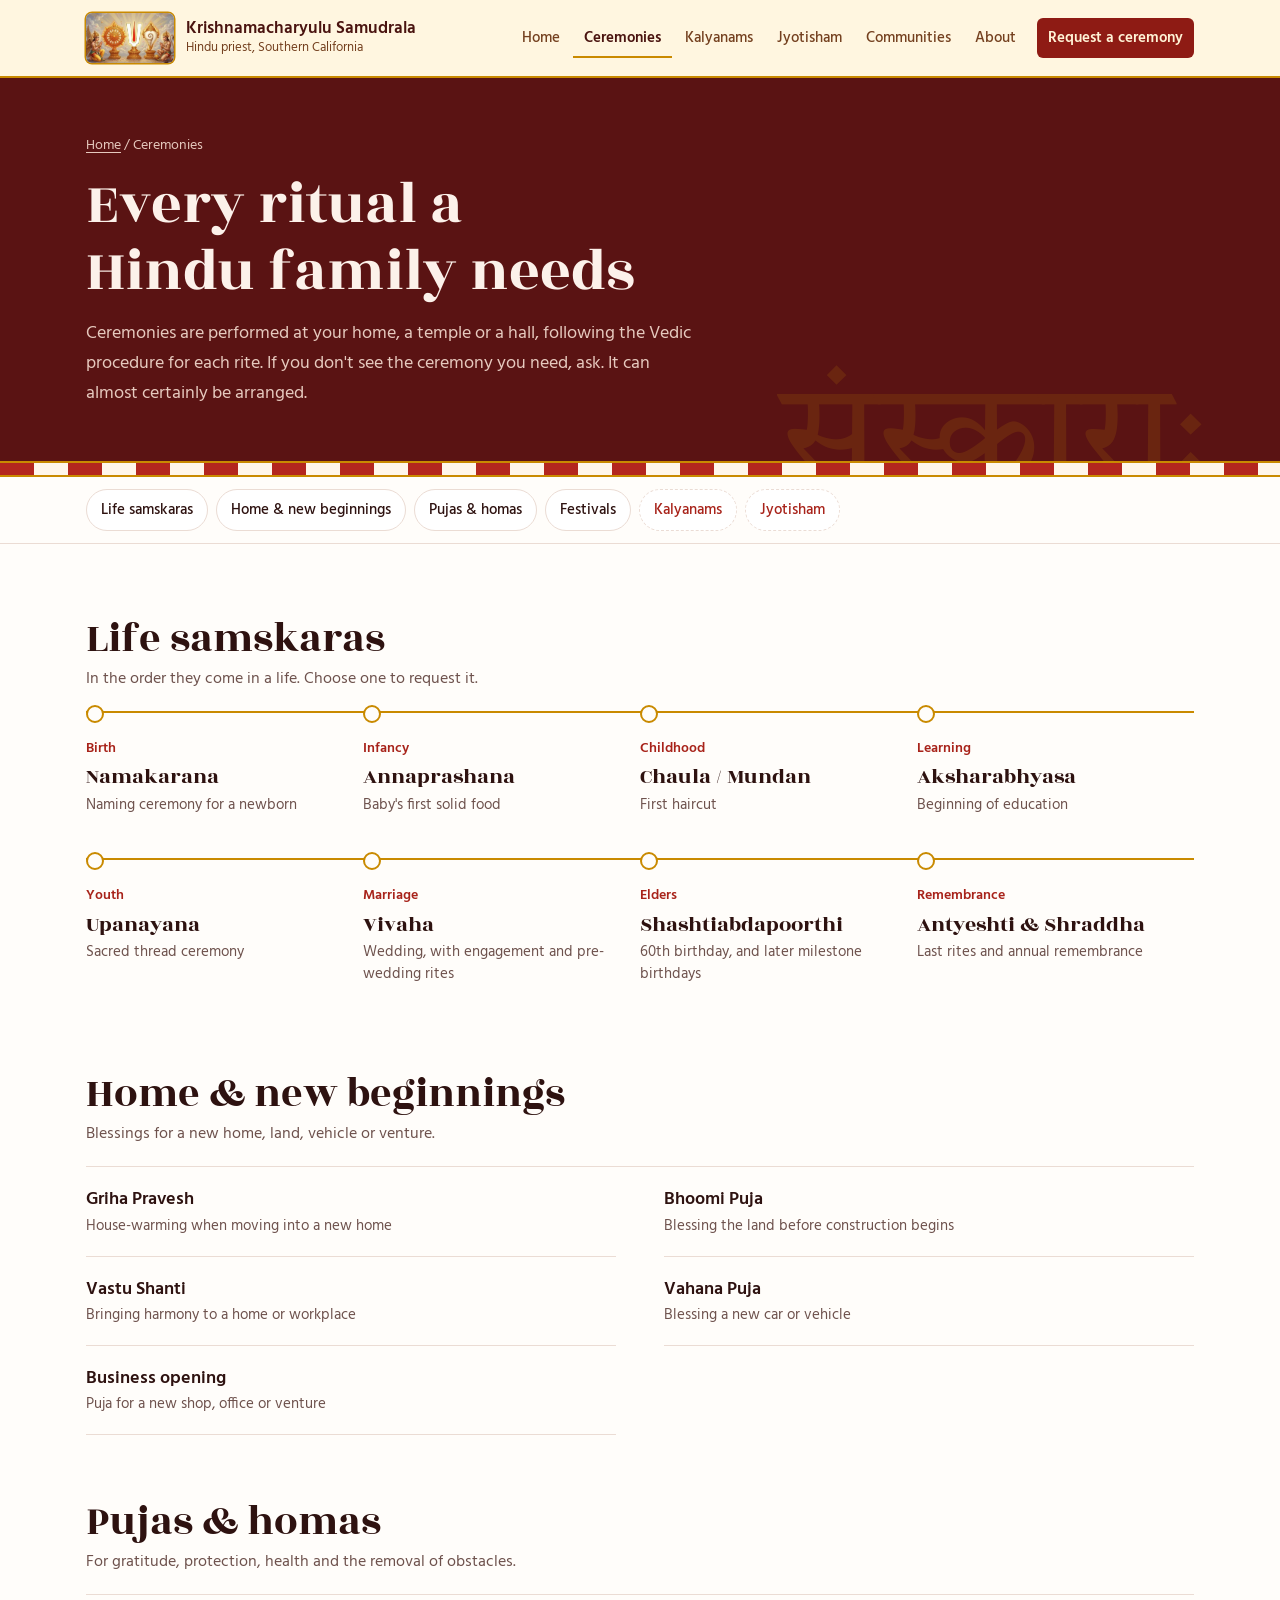
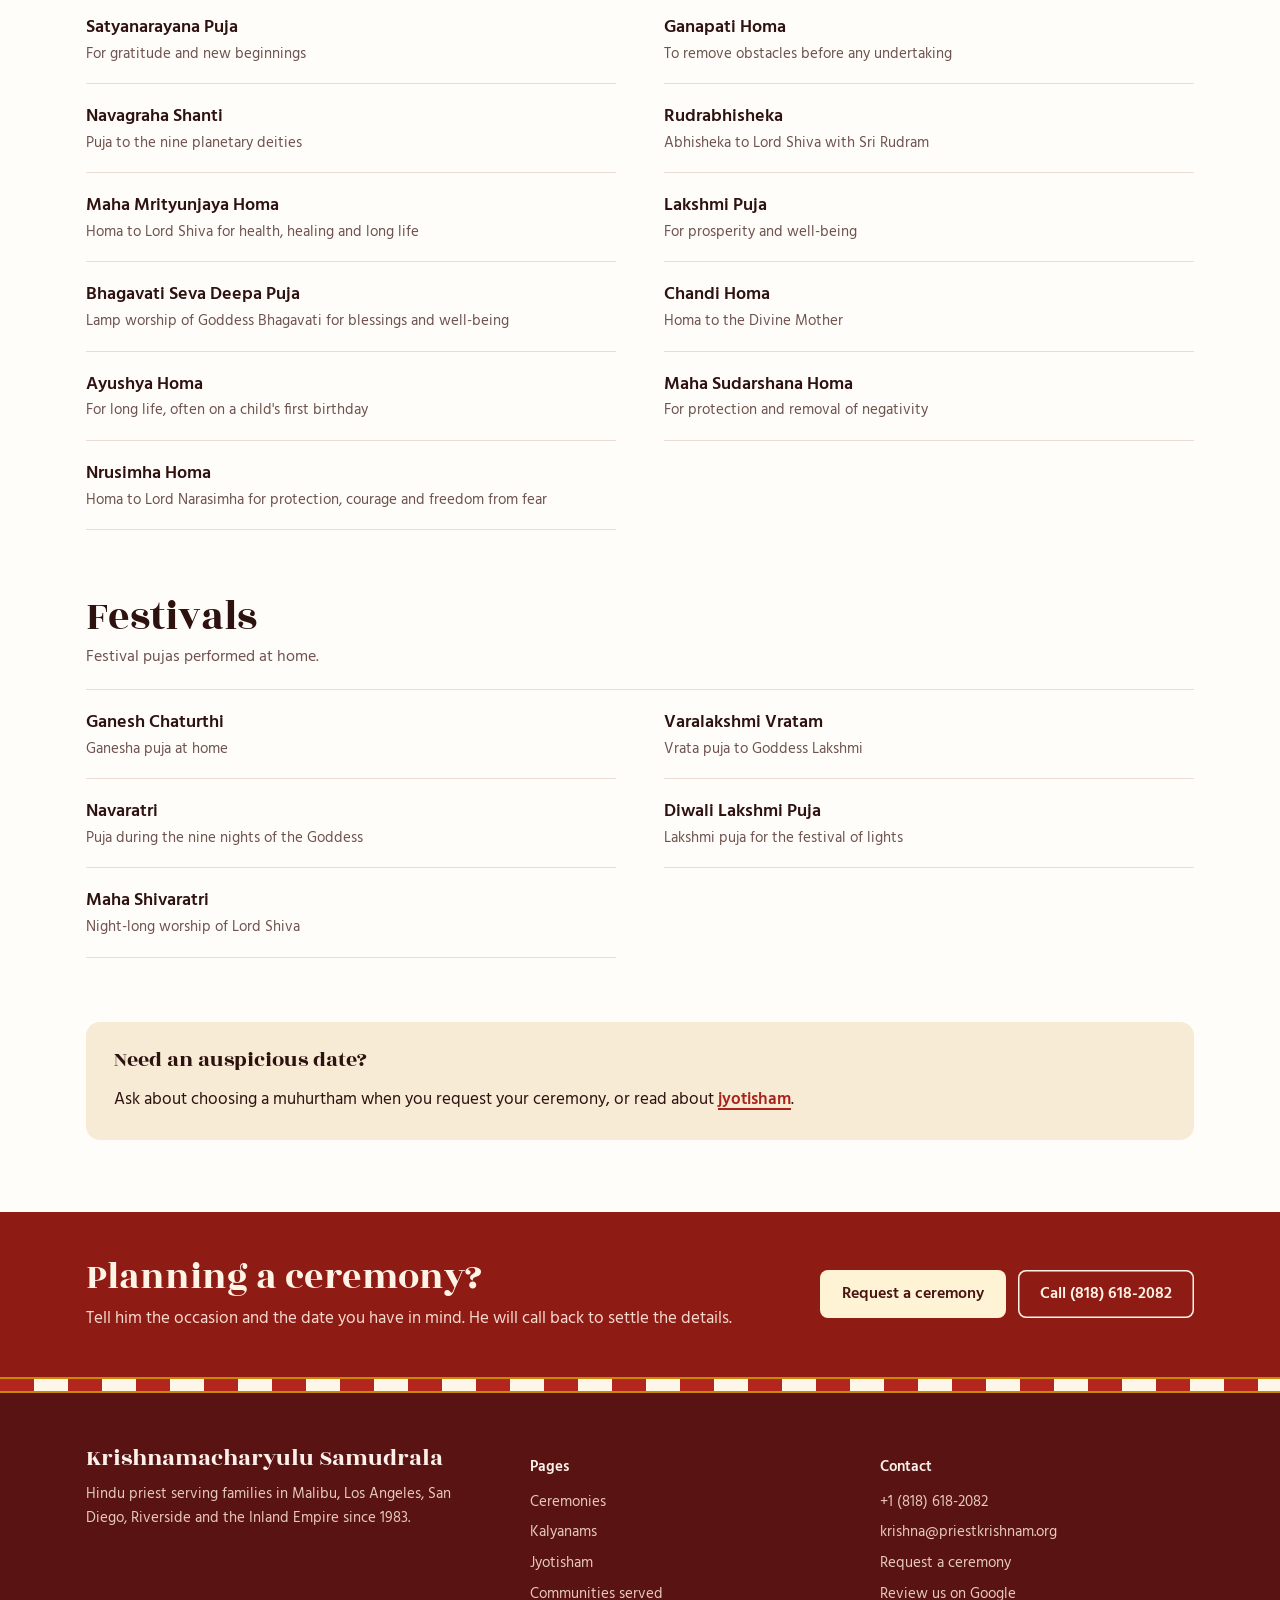
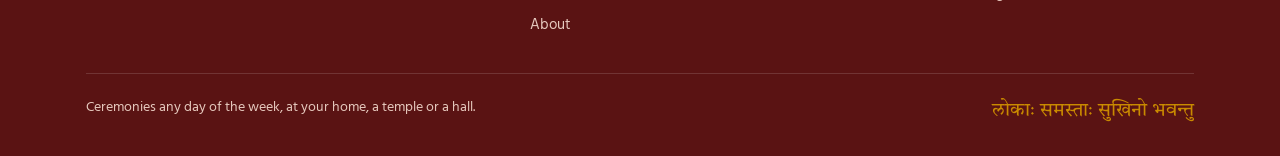
<file: ceremonies.html>
<!doctype html>
<html lang="en">
<head>
<meta charset="utf-8">
<meta name="viewport" content="width=device-width, initial-scale=1, viewport-fit=cover">
<title>Hindu Ceremonies, Pujas &amp; Homas in Southern California | Krishnamacharyulu Samudrala</title>
<meta name="description" content="Hindu samskaras, Griha Pravesh, Satyanarayana Puja, Ganapati, Maha Mrityunjaya, Maha Sudarshana and Nrusimha homas, and festival pujas in Los Angeles, San Diego, Riverside and the Inland Empire.">
<link rel="canonical" href="https://www.priestkrishnam.org/ceremonies.html">
<meta name="robots" content="index, follow, max-image-preview:large">
<meta name="theme-color" content="#5A1313">
<meta property="og:type" content="website">
<meta property="og:site_name" content="Krishnamacharyulu Samudrala, Hindu Priest">
<meta property="og:title" content="Hindu Ceremonies, Pujas &amp; Homas in Southern California | Krishnamacharyulu Samudrala">
<meta property="og:description" content="Hindu samskaras, Griha Pravesh, Satyanarayana Puja, Ganapati, Maha Mrityunjaya, Maha Sudarshana and Nrusimha homas, and festival pujas in Los Angeles, San Diego, Riverside and the Inland Empire.">
<meta property="og:url" content="https://www.priestkrishnam.org/ceremonies.html">
<meta property="og:image" content="https://www.priestkrishnam.org/venkateswara_scene.jpg">
<meta property="og:image:width" content="946">
<meta property="og:image:height" content="528">
<meta property="og:image:alt" content="Sri Venkateswara emblem with Garuda and Hanuman">
<meta property="og:locale" content="en_US">
<meta name="twitter:card" content="summary_large_image">
<meta name="twitter:title" content="Hindu Ceremonies, Pujas &amp; Homas in Southern California | Krishnamacharyulu Samudrala">
<meta name="twitter:description" content="Hindu samskaras, Griha Pravesh, Satyanarayana Puja, Ganapati, Maha Mrityunjaya, Maha Sudarshana and Nrusimha homas, and festival pujas in Los Angeles, San Diego, Riverside and the Inland Empire.">
<meta name="twitter:image" content="https://www.priestkrishnam.org/venkateswara_scene.jpg">
<link rel="icon" type="image/jpeg" href="venkateswara_scene.jpg">
<link rel="apple-touch-icon" href="venkateswara_scene.jpg">
<link rel="preconnect" href="https://fonts.googleapis.com">
<link rel="preconnect" href="https://fonts.gstatic.com" crossorigin>
<link rel="stylesheet" href="https://fonts.googleapis.com/css2?family=Hind:wght@400;500;600&family=Rozha+One&family=Tiro+Devanagari+Sanskrit:ital@0;1&display=swap">
<link rel="stylesheet" href="styles.css">
</head>
<body>
<a class="skip" href="#main">Skip to content</a>
<header class="site-head">
  <div class="wrap">
    <a class="brand" href="index.html"><img class="brand-art" src="venkateswara_scene.jpg" alt="" width="88" height="50"><span><b>Krishnamacharyulu Samudrala</b><small>Hindu priest, Southern California</small></span></a>
    <button class="menu-btn" type="button" aria-expanded="false" aria-controls="site-nav">Menu <svg width="18" height="14" viewBox="0 0 18 14" aria-hidden="true"><path d="M1 1h16M1 7h16M1 13h16" stroke="currentColor" stroke-width="2" stroke-linecap="round"/></svg></button>
    <nav class="nav" id="site-nav" aria-label="Main">
      <a href="index.html">Home</a>
      <a href="ceremonies.html" aria-current="page">Ceremonies</a>
      <a href="kalyanams.html">Kalyanams</a>
      <a href="jyotisham.html">Jyotisham</a>
      <a href="communities.html">Communities</a>
      <a href="about.html">About</a>
      <a class="cta" href="contact.html">Request a ceremony</a>
    </nav>
  </div>
</header>
<div class="page-head">
  <div class="wrap">
    <p class="crumbs"><a href="index.html">Home</a> / Ceremonies</p>
    <h1>Every ritual a Hindu family needs</h1>
    <p class="intro">Ceremonies are performed at your home, a temple or a hall, following the Vedic procedure for each rite. If you don't see the ceremony you need, ask. It can almost certainly be arranged.</p>
  </div>
  <span class="word" lang="sa" aria-hidden="true">संस्काराः</span>
</div>
<div class="stripe" aria-hidden="true"></div>
<nav class="jump" aria-label="On this page">
  <div class="wrap">
    <a href="#samskaras">Life samskaras</a>
    <a href="#home">Home &amp; new beginnings</a>
    <a href="#pujas">Pujas &amp; homas</a>
    <a href="#festivals">Festivals</a>
    <a class="out" href="kalyanams.html">Kalyanams</a>
    <a class="out" href="jyotisham.html">Jyotisham</a>
  </div>
</nav>
<main id="main">
<section class="section">
  <div class="wrap">
    <div class="group" id="samskaras">
      <div class="group-head"><h2>Life samskaras<small>In the order they come in a life. Choose one to request it.</small></h2></div>
      <ol class="life">
  <li><a href="contact.html?c=Namakarana"><span class="stage">Birth</span><span class="name">Namakarana</span><span class="what">Naming ceremony for a newborn</span></a></li>
  <li><a href="contact.html?c=Annaprashana"><span class="stage">Infancy</span><span class="name">Annaprashana</span><span class="what">Baby&#x27;s first solid food</span></a></li>
  <li><a href="contact.html?c=Chaula%20/%20Mundan"><span class="stage">Childhood</span><span class="name">Chaula / Mundan</span><span class="what">First haircut</span></a></li>
  <li><a href="contact.html?c=Aksharabhyasa"><span class="stage">Learning</span><span class="name">Aksharabhyasa</span><span class="what">Beginning of education</span></a></li>
  <li><a href="contact.html?c=Upanayana"><span class="stage">Youth</span><span class="name">Upanayana</span><span class="what">Sacred thread ceremony</span></a></li>
  <li><a href="contact.html?c=Vivaha%20%28Wedding%29"><span class="stage">Marriage</span><span class="name">Vivaha</span><span class="what">Wedding, with engagement and pre-wedding rites</span></a></li>
  <li><a href="contact.html?c=Shashtiabdapoorthi"><span class="stage">Elders</span><span class="name">Shashtiabdapoorthi</span><span class="what">60th birthday, and later milestone birthdays</span></a></li>
  <li><a href="contact.html?c=Antyeshti%20%26%20Shraddha"><span class="stage">Remembrance</span><span class="name">Antyeshti &amp; Shraddha</span><span class="what">Last rites and annual remembrance</span></a></li>
</ol>

    </div>
    <div class="group" id="home">
      <div class="group-head"><h2>Home &amp; new beginnings<small>Blessings for a new home, land, vehicle or venture.</small></h2></div>
      <div class="register">
  <a href="contact.html?c=Griha%20Pravesh"><span class="name">Griha Pravesh</span><span class="go">Request</span><span class="what">House-warming when moving into a new home</span></a>
  <a href="contact.html?c=Bhoomi%20Puja"><span class="name">Bhoomi Puja</span><span class="go">Request</span><span class="what">Blessing the land before construction begins</span></a>
  <a href="contact.html?c=Vastu%20Shanti"><span class="name">Vastu Shanti</span><span class="go">Request</span><span class="what">Bringing harmony to a home or workplace</span></a>
  <a href="contact.html?c=Vahana%20Puja"><span class="name">Vahana Puja</span><span class="go">Request</span><span class="what">Blessing a new car or vehicle</span></a>
  <a href="contact.html?c=Business%20opening"><span class="name">Business opening</span><span class="go">Request</span><span class="what">Puja for a new shop, office or venture</span></a>
</div>

    </div>
    <div class="group" id="pujas">
      <div class="group-head"><h2>Pujas &amp; homas<small>For gratitude, protection, health and the removal of obstacles.</small></h2></div>
      <div class="register">
  <a href="contact.html?c=Satyanarayana%20Puja"><span class="name">Satyanarayana Puja</span><span class="go">Request</span><span class="what">For gratitude and new beginnings</span></a>
  <a href="contact.html?c=Ganapati%20Homa"><span class="name">Ganapati Homa</span><span class="go">Request</span><span class="what">To remove obstacles before any undertaking</span></a>
  <a href="contact.html?c=Navagraha%20Shanti"><span class="name">Navagraha Shanti</span><span class="go">Request</span><span class="what">Puja to the nine planetary deities</span></a>
  <a href="contact.html?c=Rudrabhisheka"><span class="name">Rudrabhisheka</span><span class="go">Request</span><span class="what">Abhisheka to Lord Shiva with Sri Rudram</span></a>
  <a href="contact.html?c=Maha%20Mrityunjaya%20Homa"><span class="name">Maha Mrityunjaya Homa</span><span class="go">Request</span><span class="what">Homa to Lord Shiva for health, healing and long life</span></a>
  <a href="contact.html?c=Lakshmi%20Puja"><span class="name">Lakshmi Puja</span><span class="go">Request</span><span class="what">For prosperity and well-being</span></a>
  <a href="contact.html?c=Bhagavati%20Seva%20Deepa%20Puja"><span class="name">Bhagavati Seva Deepa Puja</span><span class="go">Request</span><span class="what">Lamp worship of Goddess Bhagavati for blessings and well-being</span></a>
  <a href="contact.html?c=Chandi%20Homa"><span class="name">Chandi Homa</span><span class="go">Request</span><span class="what">Homa to the Divine Mother</span></a>
  <a href="contact.html?c=Ayushya%20Homa"><span class="name">Ayushya Homa</span><span class="go">Request</span><span class="what">For long life, often on a child&#x27;s first birthday</span></a>
  <a href="contact.html?c=Maha%20Sudarshana%20Homa"><span class="name">Maha Sudarshana Homa</span><span class="go">Request</span><span class="what">For protection and removal of negativity</span></a>
  <a href="contact.html?c=Nrusimha%20Homa"><span class="name">Nrusimha Homa</span><span class="go">Request</span><span class="what">Homa to Lord Narasimha for protection, courage and freedom from fear</span></a>
</div>

    </div>
    <div class="group" id="festivals">
      <div class="group-head"><h2>Festivals<small>Festival pujas performed at home.</small></h2></div>
      <div class="register">
  <a href="contact.html?c=Ganesh%20Chaturthi"><span class="name">Ganesh Chaturthi</span><span class="go">Request</span><span class="what">Ganesha puja at home</span></a>
  <a href="contact.html?c=Varalakshmi%20Vratam"><span class="name">Varalakshmi Vratam</span><span class="go">Request</span><span class="what">Vrata puja to Goddess Lakshmi</span></a>
  <a href="contact.html?c=Navaratri"><span class="name">Navaratri</span><span class="go">Request</span><span class="what">Puja during the nine nights of the Goddess</span></a>
  <a href="contact.html?c=Diwali%20Lakshmi%20Puja"><span class="name">Diwali Lakshmi Puja</span><span class="go">Request</span><span class="what">Lakshmi puja for the festival of lights</span></a>
  <a href="contact.html?c=Maha%20Shivaratri"><span class="name">Maha Shivaratri</span><span class="go">Request</span><span class="what">Night-long worship of Lord Shiva</span></a>
</div>

    </div>
    <div class="panel" style="margin-top: 56px">
      <h3>Need an auspicious date?</h3>
      <p>Ask about choosing a muhurtham when you request your ceremony, or read about <a class="textlink" href="jyotisham.html">jyotisham</a>.</p>
    </div>
  </div>
</section>
</main>
<section class="callband" aria-label="Request a ceremony">
  <div class="wrap">
    <div>
      <h2>Planning a ceremony?</h2>
      <p>Tell him the occasion and the date you have in mind. He will call back to settle the details.</p>
    </div>
    <div class="actions">
      <a class="btn light" href="contact.html">Request a ceremony</a>
      <a class="btn ghost" href="tel:+18186182082">Call (818) 618-2082</a>
    </div>
  </div>
</section>
<div class="stripe" aria-hidden="true"></div>
<footer class="site-foot">
  <div class="wrap">
    <div>
      <h2>Krishnamacharyulu Samudrala</h2>
      <p>Hindu priest serving families in Malibu, Los Angeles, San Diego, Riverside and the Inland Empire since 1983.</p>
    </div>
    <div>
      <p class="h">Pages</p>
      <ul>
        <li><a href="ceremonies.html">Ceremonies</a></li>
        <li><a href="kalyanams.html">Kalyanams</a></li>
        <li><a href="jyotisham.html">Jyotisham</a></li>
        <li><a href="communities.html">Communities served</a></li>
        <li><a href="about.html">About</a></li>
      </ul>
    </div>
    <div>
      <p class="h">Contact</p>
      <ul>
        <li><a href="tel:+18186182082">+1 (818) 618-2082</a></li>
        <li><a href="mailto:krishna@priestkrishnam.org">krishna@priestkrishnam.org</a></li>
        <li><a href="contact.html">Request a ceremony</a></li>
        <li><a href="https://g.page/r/CZpFCfgSUNOCEBM/review" target="_blank" rel="noopener">Review us on Google</a></li>
      </ul>
    </div>
    <div class="base">
      <span>Ceremonies any day of the week, at your home, a temple or a hall.</span>
      <span class="sa" lang="sa">लोकाः समस्ताः सुखिनो भवन्तु</span>
    </div>
  </div>
</footer>
<script src="site.js"></script>
</body>
</html>
</file>
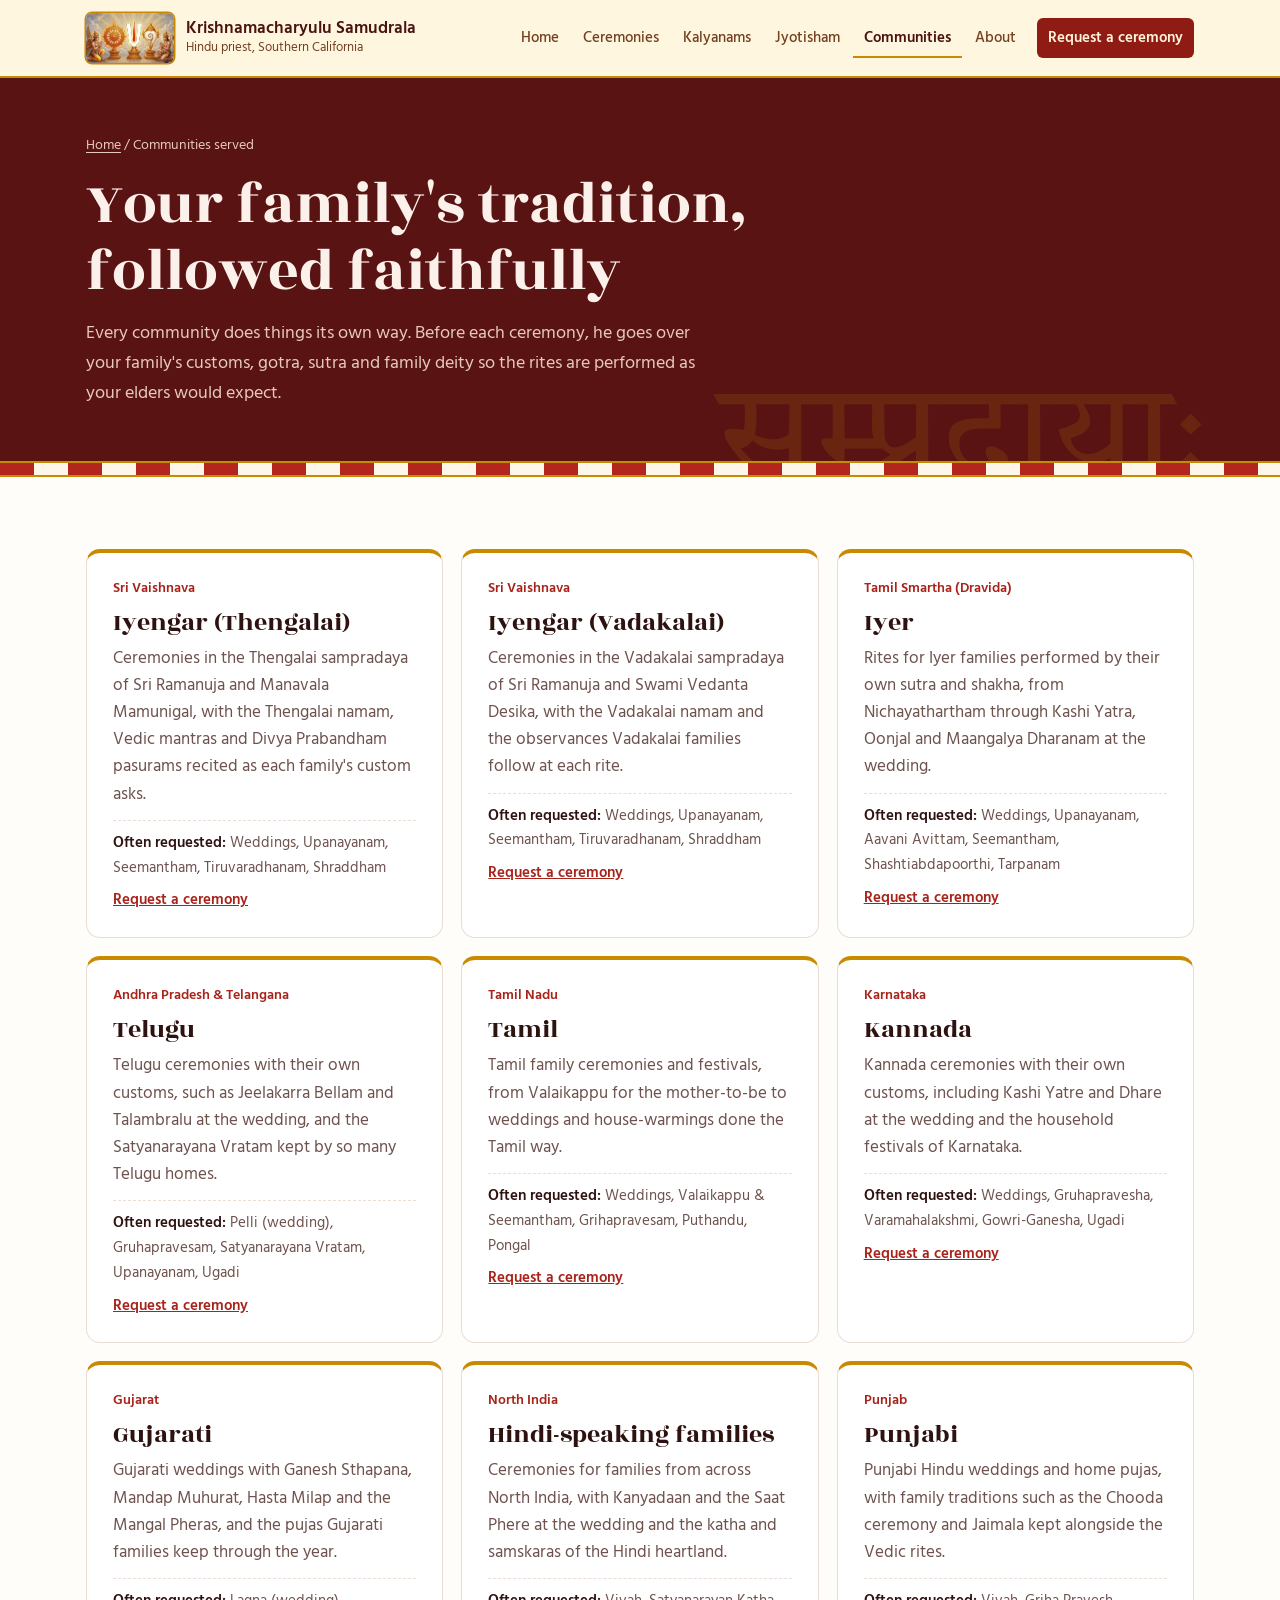
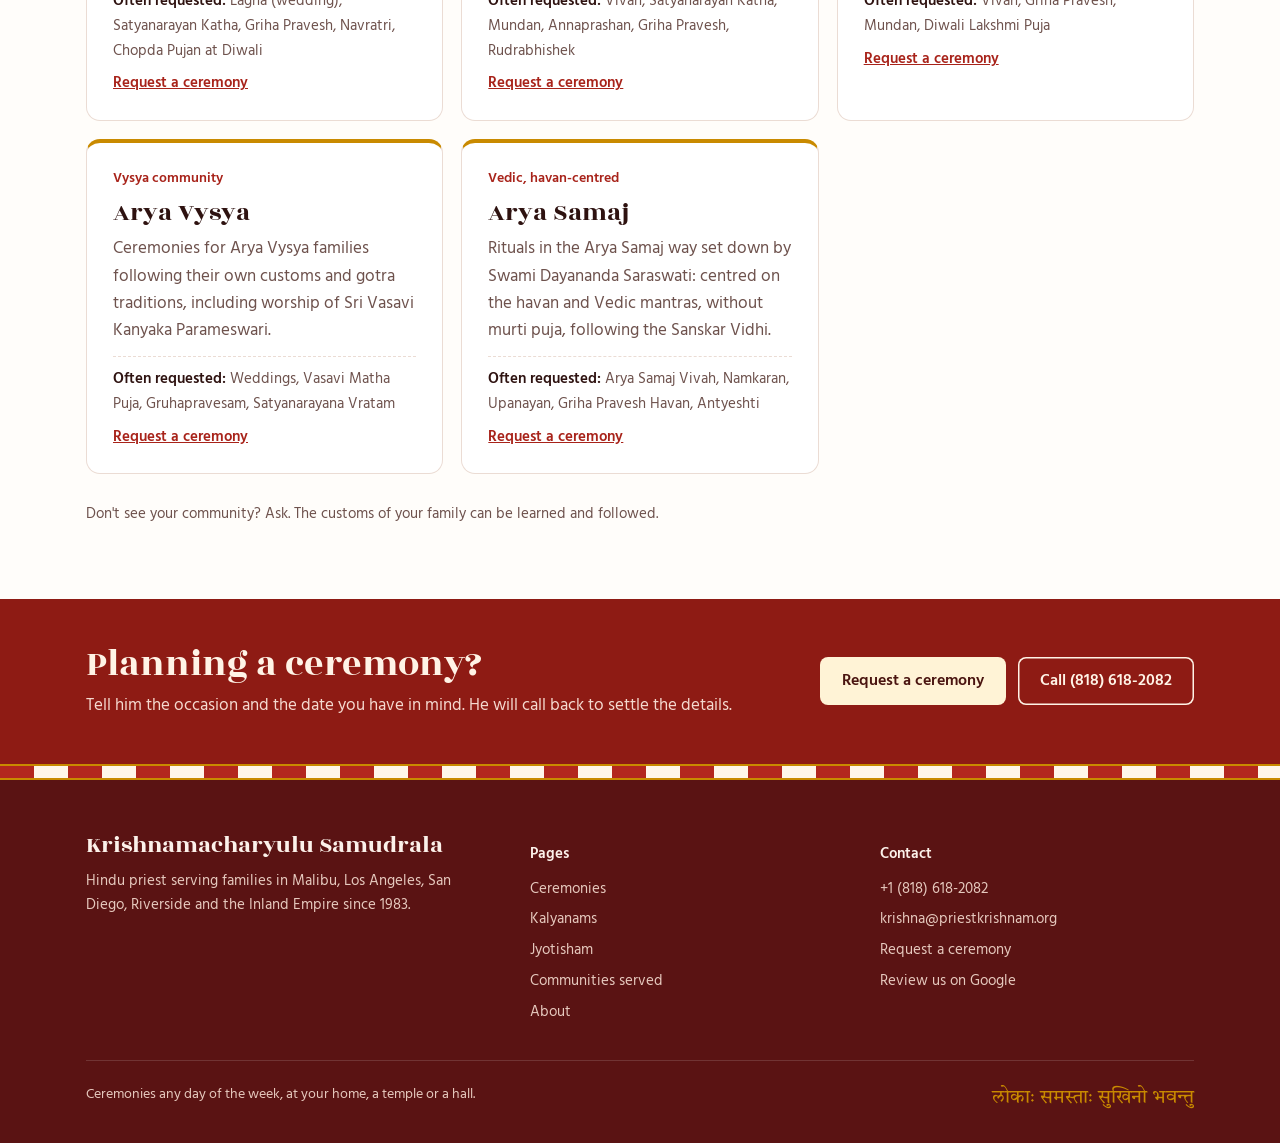
<file: communities.html>
<!doctype html>
<html lang="en">
<head>
<meta charset="utf-8">
<meta name="viewport" content="width=device-width, initial-scale=1, viewport-fit=cover">
<title>Iyengar, Iyer, Telugu, Tamil, Gujarati &amp; More: Communities Served | Hindu Priest</title>
<meta name="description" content="Ceremonies performed in the traditions of Iyengar (Thengalai and Vadakalai), Iyer, Telugu, Tamil, Kannada, Gujarati, Hindi-speaking, Punjabi, Arya Vysya and Arya Samaj families across Southern California.">
<link rel="canonical" href="https://www.priestkrishnam.org/communities.html">
<meta name="robots" content="index, follow, max-image-preview:large">
<meta name="theme-color" content="#5A1313">
<meta property="og:type" content="website">
<meta property="og:site_name" content="Krishnamacharyulu Samudrala, Hindu Priest">
<meta property="og:title" content="Iyengar, Iyer, Telugu, Tamil, Gujarati &amp; More: Communities Served | Hindu Priest">
<meta property="og:description" content="Ceremonies performed in the traditions of Iyengar (Thengalai and Vadakalai), Iyer, Telugu, Tamil, Kannada, Gujarati, Hindi-speaking, Punjabi, Arya Vysya and Arya Samaj families across Southern California.">
<meta property="og:url" content="https://www.priestkrishnam.org/communities.html">
<meta property="og:image" content="https://www.priestkrishnam.org/venkateswara_scene.jpg">
<meta property="og:image:width" content="946">
<meta property="og:image:height" content="528">
<meta property="og:image:alt" content="Sri Venkateswara emblem with Garuda and Hanuman">
<meta property="og:locale" content="en_US">
<meta name="twitter:card" content="summary_large_image">
<meta name="twitter:title" content="Iyengar, Iyer, Telugu, Tamil, Gujarati &amp; More: Communities Served | Hindu Priest">
<meta name="twitter:description" content="Ceremonies performed in the traditions of Iyengar (Thengalai and Vadakalai), Iyer, Telugu, Tamil, Kannada, Gujarati, Hindi-speaking, Punjabi, Arya Vysya and Arya Samaj families across Southern California.">
<meta name="twitter:image" content="https://www.priestkrishnam.org/venkateswara_scene.jpg">
<link rel="icon" type="image/jpeg" href="venkateswara_scene.jpg">
<link rel="apple-touch-icon" href="venkateswara_scene.jpg">
<link rel="preconnect" href="https://fonts.googleapis.com">
<link rel="preconnect" href="https://fonts.gstatic.com" crossorigin>
<link rel="stylesheet" href="https://fonts.googleapis.com/css2?family=Hind:wght@400;500;600&family=Rozha+One&family=Tiro+Devanagari+Sanskrit:ital@0;1&display=swap">
<link rel="stylesheet" href="styles.css">
</head>
<body>
<a class="skip" href="#main">Skip to content</a>
<header class="site-head">
  <div class="wrap">
    <a class="brand" href="index.html"><img class="brand-art" src="venkateswara_scene.jpg" alt="" width="88" height="50"><span><b>Krishnamacharyulu Samudrala</b><small>Hindu priest, Southern California</small></span></a>
    <button class="menu-btn" type="button" aria-expanded="false" aria-controls="site-nav">Menu <svg width="18" height="14" viewBox="0 0 18 14" aria-hidden="true"><path d="M1 1h16M1 7h16M1 13h16" stroke="currentColor" stroke-width="2" stroke-linecap="round"/></svg></button>
    <nav class="nav" id="site-nav" aria-label="Main">
      <a href="index.html">Home</a>
      <a href="ceremonies.html">Ceremonies</a>
      <a href="kalyanams.html">Kalyanams</a>
      <a href="jyotisham.html">Jyotisham</a>
      <a href="communities.html" aria-current="page">Communities</a>
      <a href="about.html">About</a>
      <a class="cta" href="contact.html">Request a ceremony</a>
    </nav>
  </div>
</header>
<div class="page-head">
  <div class="wrap">
    <p class="crumbs"><a href="index.html">Home</a> / Communities served</p>
    <h1>Your family's tradition, followed faithfully</h1>
    <p class="intro">Every community does things its own way. Before each ceremony, he goes over your family's customs, gotra, sutra and family deity so the rites are performed as your elders would expect.</p>
  </div>
  <span class="word" lang="sa" aria-hidden="true">सम्प्रदायाः</span>
</div>
<div class="stripe" aria-hidden="true"></div>
<main id="main">
<section class="section">
  <div class="wrap">
    <div class="communities">
  <article class="community">
    <span class="region">Sri Vaishnava</span>
    <h3>Iyengar (Thengalai)</h3>
    <p class="what">Ceremonies in the Thengalai sampradaya of Sri Ramanuja and Manavala Mamunigal, with the Thengalai namam, Vedic mantras and Divya Prabandham pasurams recited as each family&#x27;s custom asks.</p>
    <p class="rites"><b>Often requested:</b> Weddings, Upanayanam, Seemantham, Tiruvaradhanam, Shraddham</p>
    <a class="go" href="contact.html?t=Iyengar%20%28Thengalai%29">Request a ceremony</a>
  </article>
  <article class="community">
    <span class="region">Sri Vaishnava</span>
    <h3>Iyengar (Vadakalai)</h3>
    <p class="what">Ceremonies in the Vadakalai sampradaya of Sri Ramanuja and Swami Vedanta Desika, with the Vadakalai namam and the observances Vadakalai families follow at each rite.</p>
    <p class="rites"><b>Often requested:</b> Weddings, Upanayanam, Seemantham, Tiruvaradhanam, Shraddham</p>
    <a class="go" href="contact.html?t=Iyengar%20%28Vadakalai%29">Request a ceremony</a>
  </article>
  <article class="community">
    <span class="region">Tamil Smartha (Dravida)</span>
    <h3>Iyer</h3>
    <p class="what">Rites for Iyer families performed by their own sutra and shakha, from Nichayathartham through Kashi Yatra, Oonjal and Maangalya Dharanam at the wedding.</p>
    <p class="rites"><b>Often requested:</b> Weddings, Upanayanam, Aavani Avittam, Seemantham, Shashtiabdapoorthi, Tarpanam</p>
    <a class="go" href="contact.html?t=Iyer">Request a ceremony</a>
  </article>
  <article class="community">
    <span class="region">Andhra Pradesh &amp; Telangana</span>
    <h3>Telugu</h3>
    <p class="what">Telugu ceremonies with their own customs, such as Jeelakarra Bellam and Talambralu at the wedding, and the Satyanarayana Vratam kept by so many Telugu homes.</p>
    <p class="rites"><b>Often requested:</b> Pelli (wedding), Gruhapravesam, Satyanarayana Vratam, Upanayanam, Ugadi</p>
    <a class="go" href="contact.html?t=Telugu">Request a ceremony</a>
  </article>
  <article class="community">
    <span class="region">Tamil Nadu</span>
    <h3>Tamil</h3>
    <p class="what">Tamil family ceremonies and festivals, from Valaikappu for the mother-to-be to weddings and house-warmings done the Tamil way.</p>
    <p class="rites"><b>Often requested:</b> Weddings, Valaikappu &amp; Seemantham, Grihapravesam, Puthandu, Pongal</p>
    <a class="go" href="contact.html?t=Tamil">Request a ceremony</a>
  </article>
  <article class="community">
    <span class="region">Karnataka</span>
    <h3>Kannada</h3>
    <p class="what">Kannada ceremonies with their own customs, including Kashi Yatre and Dhare at the wedding and the household festivals of Karnataka.</p>
    <p class="rites"><b>Often requested:</b> Weddings, Gruhapravesha, Varamahalakshmi, Gowri-Ganesha, Ugadi</p>
    <a class="go" href="contact.html?t=Kannada">Request a ceremony</a>
  </article>
  <article class="community">
    <span class="region">Gujarat</span>
    <h3>Gujarati</h3>
    <p class="what">Gujarati weddings with Ganesh Sthapana, Mandap Muhurat, Hasta Milap and the Mangal Pheras, and the pujas Gujarati families keep through the year.</p>
    <p class="rites"><b>Often requested:</b> Lagna (wedding), Satyanarayan Katha, Griha Pravesh, Navratri, Chopda Pujan at Diwali</p>
    <a class="go" href="contact.html?t=Gujarati">Request a ceremony</a>
  </article>
  <article class="community">
    <span class="region">North India</span>
    <h3>Hindi-speaking families</h3>
    <p class="what">Ceremonies for families from across North India, with Kanyadaan and the Saat Phere at the wedding and the katha and samskaras of the Hindi heartland.</p>
    <p class="rites"><b>Often requested:</b> Vivah, Satyanarayan Katha, Mundan, Annaprashan, Griha Pravesh, Rudrabhishek</p>
    <a class="go" href="contact.html?t=Hindi-speaking%20families">Request a ceremony</a>
  </article>
  <article class="community">
    <span class="region">Punjab</span>
    <h3>Punjabi</h3>
    <p class="what">Punjabi Hindu weddings and home pujas, with family traditions such as the Chooda ceremony and Jaimala kept alongside the Vedic rites.</p>
    <p class="rites"><b>Often requested:</b> Vivah, Griha Pravesh, Mundan, Diwali Lakshmi Puja</p>
    <a class="go" href="contact.html?t=Punjabi">Request a ceremony</a>
  </article>
  <article class="community">
    <span class="region">Vysya community</span>
    <h3>Arya Vysya</h3>
    <p class="what">Ceremonies for Arya Vysya families following their own customs and gotra traditions, including worship of Sri Vasavi Kanyaka Parameswari.</p>
    <p class="rites"><b>Often requested:</b> Weddings, Vasavi Matha Puja, Gruhapravesam, Satyanarayana Vratam</p>
    <a class="go" href="contact.html?t=Arya%20Vysya">Request a ceremony</a>
  </article>
  <article class="community">
    <span class="region">Vedic, havan-centred</span>
    <h3>Arya Samaj</h3>
    <p class="what">Rituals in the Arya Samaj way set down by Swami Dayananda Saraswati: centred on the havan and Vedic mantras, without murti puja, following the Sanskar Vidhi.</p>
    <p class="rites"><b>Often requested:</b> Arya Samaj Vivah, Namkaran, Upanayan, Griha Pravesh Havan, Antyeshti</p>
    <a class="go" href="contact.html?t=Arya%20Samaj">Request a ceremony</a>
  </article>
    </div>
    <p class="note" style="margin-top: 28px">Don't see your community? Ask. The customs of your family can be learned and followed.</p>
  </div>
</section>
</main>
<section class="callband" aria-label="Request a ceremony">
  <div class="wrap">
    <div>
      <h2>Planning a ceremony?</h2>
      <p>Tell him the occasion and the date you have in mind. He will call back to settle the details.</p>
    </div>
    <div class="actions">
      <a class="btn light" href="contact.html">Request a ceremony</a>
      <a class="btn ghost" href="tel:+18186182082">Call (818) 618-2082</a>
    </div>
  </div>
</section>
<div class="stripe" aria-hidden="true"></div>
<footer class="site-foot">
  <div class="wrap">
    <div>
      <h2>Krishnamacharyulu Samudrala</h2>
      <p>Hindu priest serving families in Malibu, Los Angeles, San Diego, Riverside and the Inland Empire since 1983.</p>
    </div>
    <div>
      <p class="h">Pages</p>
      <ul>
        <li><a href="ceremonies.html">Ceremonies</a></li>
        <li><a href="kalyanams.html">Kalyanams</a></li>
        <li><a href="jyotisham.html">Jyotisham</a></li>
        <li><a href="communities.html">Communities served</a></li>
        <li><a href="about.html">About</a></li>
      </ul>
    </div>
    <div>
      <p class="h">Contact</p>
      <ul>
        <li><a href="tel:+18186182082">+1 (818) 618-2082</a></li>
        <li><a href="mailto:krishna@priestkrishnam.org">krishna@priestkrishnam.org</a></li>
        <li><a href="contact.html">Request a ceremony</a></li>
        <li><a href="https://g.page/r/CZpFCfgSUNOCEBM/review" target="_blank" rel="noopener">Review us on Google</a></li>
      </ul>
    </div>
    <div class="base">
      <span>Ceremonies any day of the week, at your home, a temple or a hall.</span>
      <span class="sa" lang="sa">लोकाः समस्ताः सुखिनो भवन्तु</span>
    </div>
  </div>
</footer>
<script src="site.js"></script>
</body>
</html>
</file>
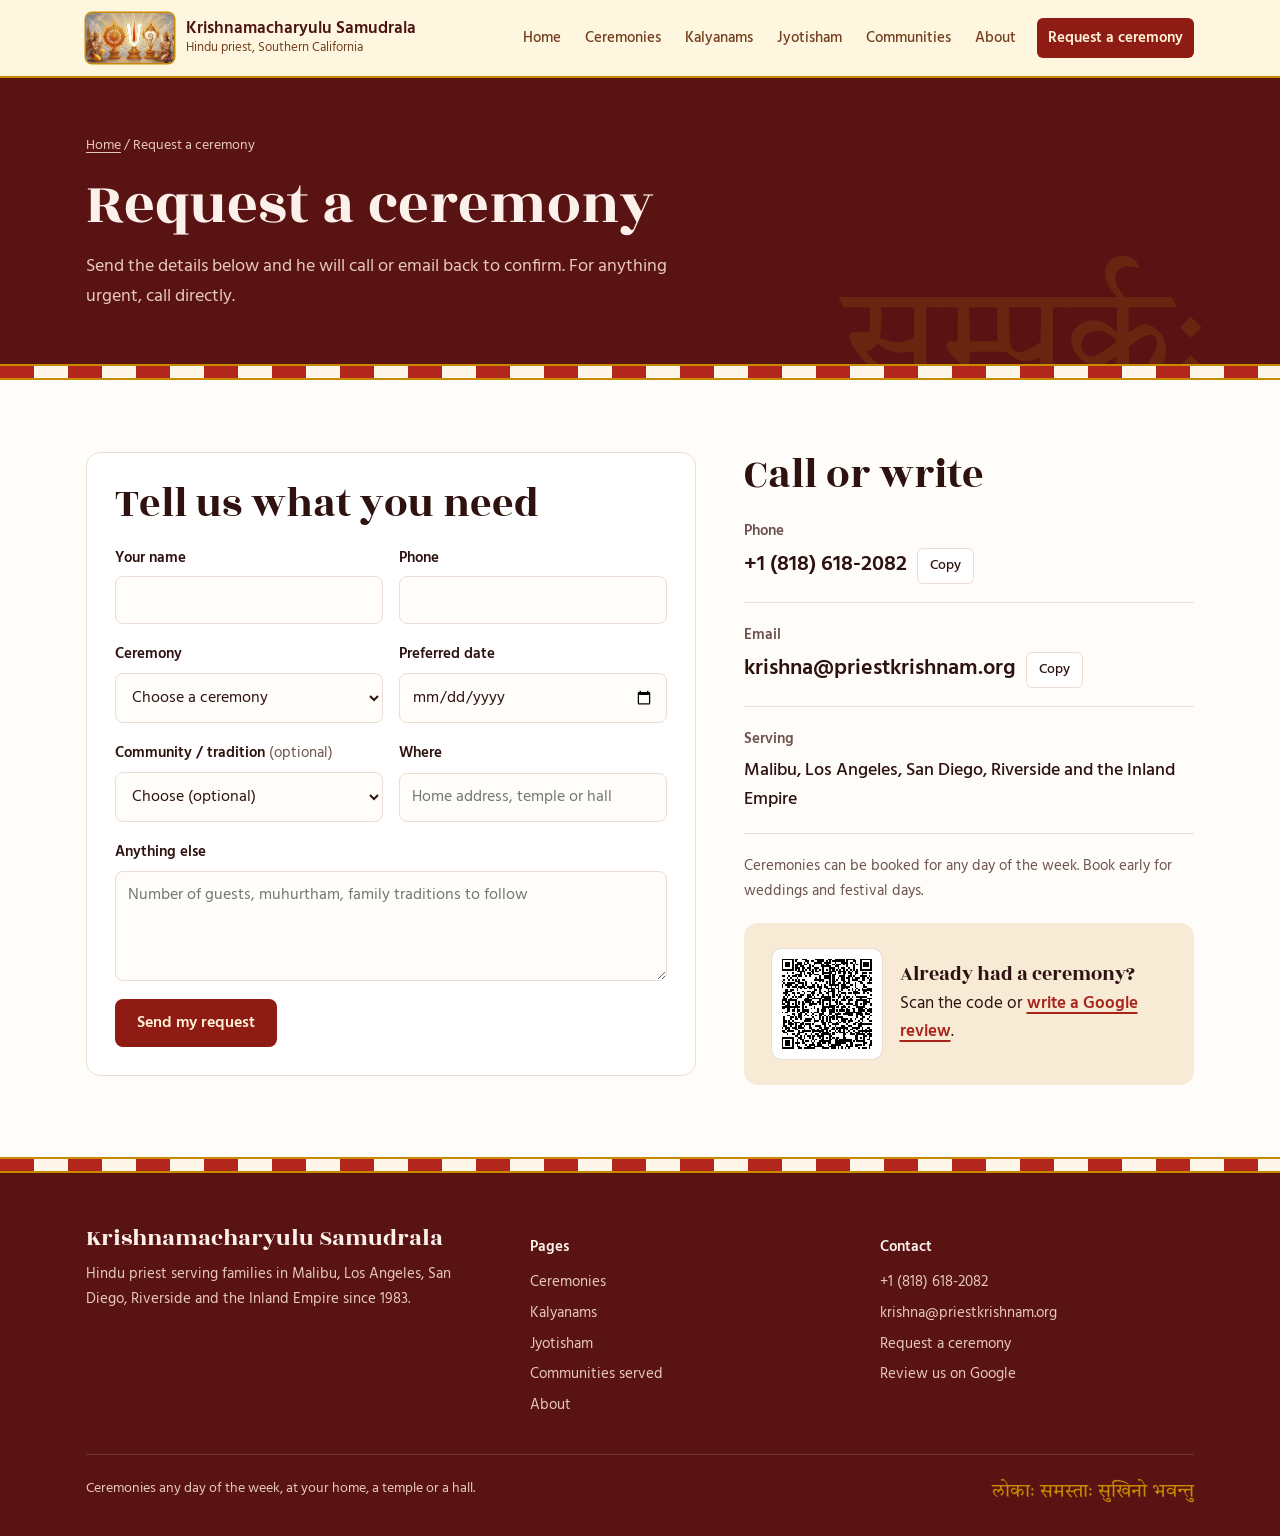
<file: contact.html>
<!doctype html>
<html lang="en">
<head>
<meta charset="utf-8">
<meta name="viewport" content="width=device-width, initial-scale=1, viewport-fit=cover">
<title>Request a Ceremony | Hindu Priest Krishnamacharyulu Samudrala</title>
<meta name="description" content="Request a Hindu ceremony, kalyanam or horoscope reading in Los Angeles, San Diego, Riverside or the Inland Empire. Call +1 (818) 618-2082 or email krishna@priestkrishnam.org.">
<link rel="canonical" href="https://www.priestkrishnam.org/contact.html">
<meta name="robots" content="index, follow, max-image-preview:large">
<meta name="theme-color" content="#5A1313">
<meta property="og:type" content="website">
<meta property="og:site_name" content="Krishnamacharyulu Samudrala, Hindu Priest">
<meta property="og:title" content="Request a Ceremony | Hindu Priest Krishnamacharyulu Samudrala">
<meta property="og:description" content="Request a Hindu ceremony, kalyanam or horoscope reading in Los Angeles, San Diego, Riverside or the Inland Empire. Call +1 (818) 618-2082 or email krishna@priestkrishnam.org.">
<meta property="og:url" content="https://www.priestkrishnam.org/contact.html">
<meta property="og:image" content="https://www.priestkrishnam.org/venkateswara_scene.jpg">
<meta property="og:image:width" content="946">
<meta property="og:image:height" content="528">
<meta property="og:image:alt" content="Sri Venkateswara emblem with Garuda and Hanuman">
<meta property="og:locale" content="en_US">
<meta name="twitter:card" content="summary_large_image">
<meta name="twitter:title" content="Request a Ceremony | Hindu Priest Krishnamacharyulu Samudrala">
<meta name="twitter:description" content="Request a Hindu ceremony, kalyanam or horoscope reading in Los Angeles, San Diego, Riverside or the Inland Empire. Call +1 (818) 618-2082 or email krishna@priestkrishnam.org.">
<meta name="twitter:image" content="https://www.priestkrishnam.org/venkateswara_scene.jpg">
<link rel="icon" type="image/jpeg" href="venkateswara_scene.jpg">
<link rel="apple-touch-icon" href="venkateswara_scene.jpg">
<link rel="preconnect" href="https://fonts.googleapis.com">
<link rel="preconnect" href="https://fonts.gstatic.com" crossorigin>
<link rel="stylesheet" href="https://fonts.googleapis.com/css2?family=Hind:wght@400;500;600&family=Rozha+One&family=Tiro+Devanagari+Sanskrit:ital@0;1&display=swap">
<link rel="stylesheet" href="styles.css">
</head>
<body>
<a class="skip" href="#main">Skip to content</a>
<header class="site-head">
  <div class="wrap">
    <a class="brand" href="index.html"><img class="brand-art" src="venkateswara_scene.jpg" alt="" width="88" height="50"><span><b>Krishnamacharyulu Samudrala</b><small>Hindu priest, Southern California</small></span></a>
    <button class="menu-btn" type="button" aria-expanded="false" aria-controls="site-nav">Menu <svg width="18" height="14" viewBox="0 0 18 14" aria-hidden="true"><path d="M1 1h16M1 7h16M1 13h16" stroke="currentColor" stroke-width="2" stroke-linecap="round"/></svg></button>
    <nav class="nav" id="site-nav" aria-label="Main">
      <a href="index.html">Home</a>
      <a href="ceremonies.html">Ceremonies</a>
      <a href="kalyanams.html">Kalyanams</a>
      <a href="jyotisham.html">Jyotisham</a>
      <a href="communities.html">Communities</a>
      <a href="about.html">About</a>
      <a class="cta" href="contact.html" aria-current="page">Request a ceremony</a>
    </nav>
  </div>
</header>
<div class="page-head">
  <div class="wrap">
    <p class="crumbs"><a href="index.html">Home</a> / Request a ceremony</p>
    <h1>Request a ceremony</h1>
    <p class="intro">Send the details below and he will call or email back to confirm. For anything urgent, call directly.</p>
  </div>
  <span class="word" lang="sa" aria-hidden="true">सम्पर्कः</span>
</div>
<div class="stripe" aria-hidden="true"></div>
<main id="main">
<section class="section">
  <div class="wrap contact">
    <form class="request" id="req" novalidate>
      <h2>Tell us what you need</h2>
      <div class="row2">
        <label for="f-name">Your name<input id="f-name" name="name" autocomplete="name" required></label>
        <label for="f-phone">Phone<input id="f-phone" name="phone" type="tel" autocomplete="tel" required></label>
      </div>
      <div class="row2">
        <label for="f-cer">Ceremony
          <select id="f-cer" name="ceremony" required>
              <option value="">Choose a ceremony</option>
              <optgroup label="Life samskaras"><option>Namakarana</option><option>Annaprashana</option><option>Chaula / Mundan</option><option>Aksharabhyasa</option><option>Upanayana</option><option>Vivaha (Wedding)</option><option>Shashtiabdapoorthi</option><option>Antyeshti &amp; Shraddha</option></optgroup>
              <optgroup label="Home &amp; new beginnings"><option>Griha Pravesh</option><option>Bhoomi Puja</option><option>Vastu Shanti</option><option>Vahana Puja</option><option>Business opening</option></optgroup>
              <optgroup label="Pujas &amp; homas"><option>Satyanarayana Puja</option><option>Ganapati Homa</option><option>Navagraha Shanti</option><option>Rudrabhisheka</option><option>Maha Mrityunjaya Homa</option><option>Lakshmi Puja</option><option>Bhagavati Seva Deepa Puja</option><option>Chandi Homa</option><option>Ayushya Homa</option><option>Maha Sudarshana Homa</option><option>Nrusimha Homa</option></optgroup>
              <optgroup label="Kalyanams"><option>Sri Padmavati Srinivasa Kalyanam</option><option>Sita Rama Kalyanam</option><option>Goda Kalyanam</option><option>Rukmini Kalyanam</option><option>Shiva Parvati Kalyanam</option><option>Meenakshi Sundareswarar Kalyanam</option><option>Sri Valli Devasena sameta Subrahmanya Kalyanam</option><option>Other kalyanam</option></optgroup>
              <optgroup label="Festivals"><option>Ganesh Chaturthi</option><option>Varalakshmi Vratam</option><option>Navaratri</option><option>Diwali Lakshmi Puja</option><option>Maha Shivaratri</option></optgroup>
              <optgroup label="Jyotisham"><option>Jatakam (horoscope) reading</option><option>Horoscope matching for marriage</option><option>Choosing an auspicious muhurtham</option><option>Birth chart for a newborn</option><option>Doshas and remedies</option><option>Guidance on a specific question</option></optgroup>
              <option>Something else</option>
            </select>
        </label>
        <label for="f-date">Preferred date<input id="f-date" name="date" type="date"></label>
      </div>
      <div class="row2">
        <label for="f-comm"><span>Community / tradition <span class="opt">(optional)</span></span>
          <select id="f-comm" name="community">
              <option value="">Choose (optional)</option>
              <option>Iyengar (Thengalai)</option><option>Iyengar (Vadakalai)</option><option>Iyer</option><option>Telugu</option><option>Tamil</option><option>Kannada</option><option>Gujarati</option><option>Hindi-speaking families</option><option>Punjabi</option><option>Arya Vysya</option><option>Arya Samaj</option><option>Other / mixed tradition</option>
            </select>
        </label>
        <label for="f-where">Where<input id="f-where" name="where" placeholder="Home address, temple or hall"></label>
      </div>
      <label for="f-notes">Anything else<textarea id="f-notes" name="notes" placeholder="Number of guests, muhurtham, family traditions to follow"></textarea></label>
      <input class="hp" id="f-honey" name="_honey" type="text" tabindex="-1" autocomplete="off" aria-hidden="true">
      <div><button class="btn primary" type="submit" id="f-send">Send my request</button></div>
      <p id="f-err" class="msg err" role="alert" hidden></p>
      <p id="f-ok" class="msg ok" role="status" hidden></p>
    </form>
    <div class="details">
      <h2>Call or write</h2>
      <div class="detail"><span class="k">Phone</span><span class="v"><a id="ph-phone" href="tel:+18186182082" style="font-variant-numeric: tabular-nums">+1 (818) 618-2082</a><button class="copy-btn" type="button" data-copy="ph-phone">Copy</button></span></div>
      <div class="detail"><span class="k">Email</span><span class="v"><a id="ph-email" href="mailto:krishna@priestkrishnam.org">krishna@priestkrishnam.org</a><button class="copy-btn" type="button" data-copy="ph-email">Copy</button></span></div>
      <div class="detail"><span class="k">Serving</span><span class="v" style="font-size: 18px; font-weight: 500">Malibu, Los Angeles, San Diego, Riverside and the Inland Empire</span></div>
      <p class="note">Ceremonies can be booked for any day of the week. Book early for weddings and festival days.</p>
      <div class="panel review-mini">
        <img src="google-review-qr.png" alt="QR code that opens the Google review page" width="110" height="110">
        <div>
          <h3>Already had a ceremony?</h3>
          <p>Scan the code or <a class="textlink" href="https://g.page/r/CZpFCfgSUNOCEBM/review" target="_blank" rel="noopener">write a Google review</a>.</p>
        </div>
      </div>
    </div>
  </div>
</section>
</main>
<div class="stripe" aria-hidden="true"></div>
<footer class="site-foot">
  <div class="wrap">
    <div>
      <h2>Krishnamacharyulu Samudrala</h2>
      <p>Hindu priest serving families in Malibu, Los Angeles, San Diego, Riverside and the Inland Empire since 1983.</p>
    </div>
    <div>
      <p class="h">Pages</p>
      <ul>
        <li><a href="ceremonies.html">Ceremonies</a></li>
        <li><a href="kalyanams.html">Kalyanams</a></li>
        <li><a href="jyotisham.html">Jyotisham</a></li>
        <li><a href="communities.html">Communities served</a></li>
        <li><a href="about.html">About</a></li>
      </ul>
    </div>
    <div>
      <p class="h">Contact</p>
      <ul>
        <li><a href="tel:+18186182082">+1 (818) 618-2082</a></li>
        <li><a href="mailto:krishna@priestkrishnam.org">krishna@priestkrishnam.org</a></li>
        <li><a href="contact.html">Request a ceremony</a></li>
        <li><a href="https://g.page/r/CZpFCfgSUNOCEBM/review" target="_blank" rel="noopener">Review us on Google</a></li>
      </ul>
    </div>
    <div class="base">
      <span>Ceremonies any day of the week, at your home, a temple or a hall.</span>
      <span class="sa" lang="sa">लोकाः समस्ताः सुखिनो भवन्तु</span>
    </div>
  </div>
</footer>
<script src="site.js"></script>
</body>
</html>
</file>
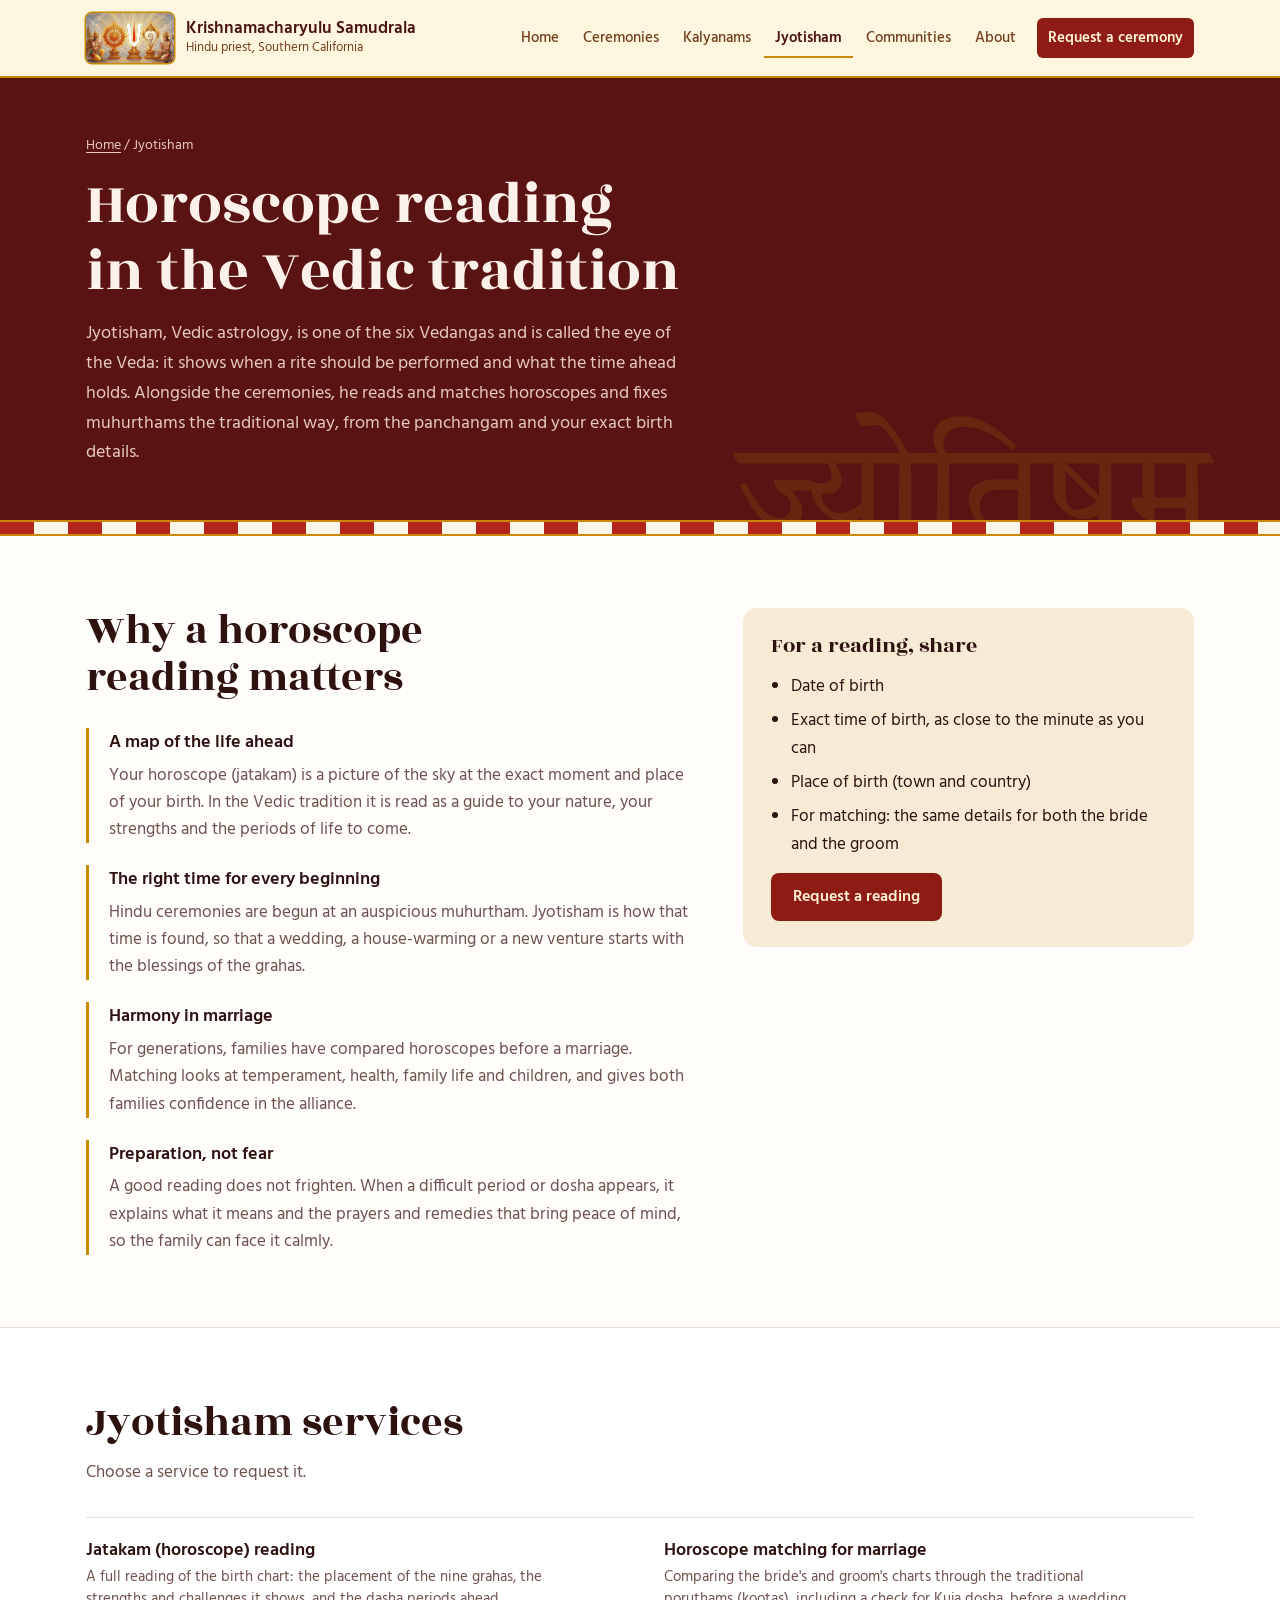
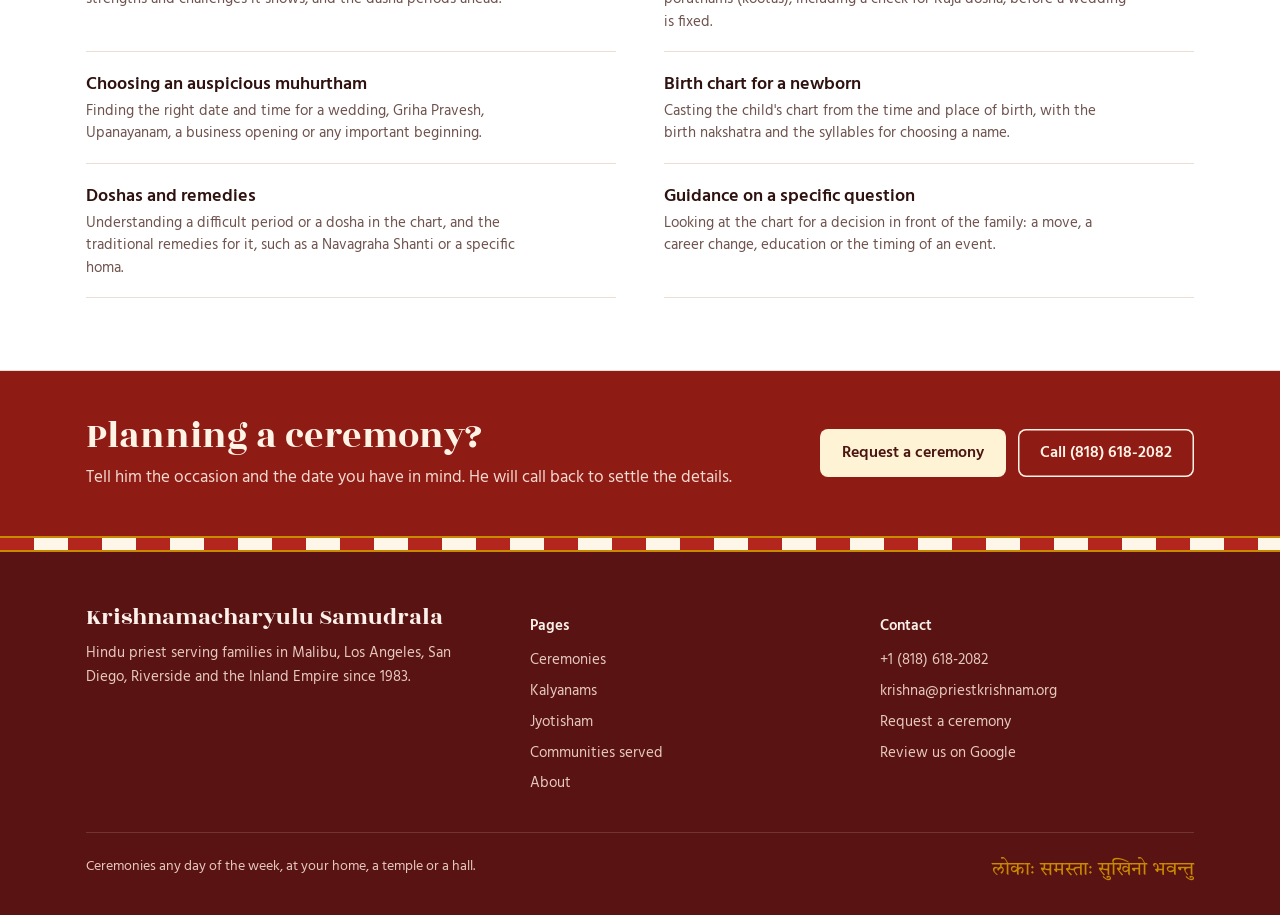
<file: jyotisham.html>
<!doctype html>
<html lang="en">
<head>
<meta charset="utf-8">
<meta name="viewport" content="width=device-width, initial-scale=1, viewport-fit=cover">
<title>Jyotisham: Horoscope Reading, Matching &amp; Muhurtham | Krishnamacharyulu Samudrala</title>
<meta name="description" content="Vedic astrology in Southern California: jatakam (horoscope) reading, horoscope matching for marriage, muhurtham selection, birth charts for newborns, doshas and remedies.">
<link rel="canonical" href="https://www.priestkrishnam.org/jyotisham.html">
<meta name="robots" content="index, follow, max-image-preview:large">
<meta name="theme-color" content="#5A1313">
<meta property="og:type" content="website">
<meta property="og:site_name" content="Krishnamacharyulu Samudrala, Hindu Priest">
<meta property="og:title" content="Jyotisham: Horoscope Reading, Matching &amp; Muhurtham | Krishnamacharyulu Samudrala">
<meta property="og:description" content="Vedic astrology in Southern California: jatakam (horoscope) reading, horoscope matching for marriage, muhurtham selection, birth charts for newborns, doshas and remedies.">
<meta property="og:url" content="https://www.priestkrishnam.org/jyotisham.html">
<meta property="og:image" content="https://www.priestkrishnam.org/venkateswara_scene.jpg">
<meta property="og:image:width" content="946">
<meta property="og:image:height" content="528">
<meta property="og:image:alt" content="Sri Venkateswara emblem with Garuda and Hanuman">
<meta property="og:locale" content="en_US">
<meta name="twitter:card" content="summary_large_image">
<meta name="twitter:title" content="Jyotisham: Horoscope Reading, Matching &amp; Muhurtham | Krishnamacharyulu Samudrala">
<meta name="twitter:description" content="Vedic astrology in Southern California: jatakam (horoscope) reading, horoscope matching for marriage, muhurtham selection, birth charts for newborns, doshas and remedies.">
<meta name="twitter:image" content="https://www.priestkrishnam.org/venkateswara_scene.jpg">
<link rel="icon" type="image/jpeg" href="venkateswara_scene.jpg">
<link rel="apple-touch-icon" href="venkateswara_scene.jpg">
<link rel="preconnect" href="https://fonts.googleapis.com">
<link rel="preconnect" href="https://fonts.gstatic.com" crossorigin>
<link rel="stylesheet" href="https://fonts.googleapis.com/css2?family=Hind:wght@400;500;600&family=Rozha+One&family=Tiro+Devanagari+Sanskrit:ital@0;1&display=swap">
<link rel="stylesheet" href="styles.css">
</head>
<body>
<a class="skip" href="#main">Skip to content</a>
<header class="site-head">
  <div class="wrap">
    <a class="brand" href="index.html"><img class="brand-art" src="venkateswara_scene.jpg" alt="" width="88" height="50"><span><b>Krishnamacharyulu Samudrala</b><small>Hindu priest, Southern California</small></span></a>
    <button class="menu-btn" type="button" aria-expanded="false" aria-controls="site-nav">Menu <svg width="18" height="14" viewBox="0 0 18 14" aria-hidden="true"><path d="M1 1h16M1 7h16M1 13h16" stroke="currentColor" stroke-width="2" stroke-linecap="round"/></svg></button>
    <nav class="nav" id="site-nav" aria-label="Main">
      <a href="index.html">Home</a>
      <a href="ceremonies.html">Ceremonies</a>
      <a href="kalyanams.html">Kalyanams</a>
      <a href="jyotisham.html" aria-current="page">Jyotisham</a>
      <a href="communities.html">Communities</a>
      <a href="about.html">About</a>
      <a class="cta" href="contact.html">Request a ceremony</a>
    </nav>
  </div>
</header>
<div class="page-head">
  <div class="wrap">
    <p class="crumbs"><a href="index.html">Home</a> / Jyotisham</p>
    <h1>Horoscope reading in the Vedic tradition</h1>
    <p class="intro">Jyotisham, Vedic astrology, is one of the six Vedangas and is called the eye of the Veda: it shows when a rite should be performed and what the time ahead holds. Alongside the ceremonies, he reads and matches horoscopes and fixes muhurthams the traditional way, from the panchangam and your exact birth details.</p>
  </div>
  <span class="word" lang="sa" aria-hidden="true">ज्योतिषम्</span>
</div>
<div class="stripe" aria-hidden="true"></div>
<main id="main">
<section class="section">
  <div class="wrap two-col">
    <div>
      <h2 style="margin-bottom: 26px">Why a horoscope reading matters</h2>
      <ul class="why">
      <li><span class="t">A map of the life ahead</span><span class="d">Your horoscope (jatakam) is a picture of the sky at the exact moment and place of your birth. In the Vedic tradition it is read as a guide to your nature, your strengths and the periods of life to come.</span></li>
      <li><span class="t">The right time for every beginning</span><span class="d">Hindu ceremonies are begun at an auspicious muhurtham. Jyotisham is how that time is found, so that a wedding, a house-warming or a new venture starts with the blessings of the grahas.</span></li>
      <li><span class="t">Harmony in marriage</span><span class="d">For generations, families have compared horoscopes before a marriage. Matching looks at temperament, health, family life and children, and gives both families confidence in the alliance.</span></li>
      <li><span class="t">Preparation, not fear</span><span class="d">A good reading does not frighten. When a difficult period or dosha appears, it explains what it means and the prayers and remedies that bring peace of mind, so the family can face it calmly.</span></li>
      </ul>
    </div>
    <div class="panel">
      <h3>For a reading, share</h3>
      <ul>
        <li>Date of birth</li>
        <li>Exact time of birth, as close to the minute as you can</li>
        <li>Place of birth (town and country)</li>
        <li>For matching: the same details for both the bride and the groom</li>
      </ul>
      <a class="btn primary" href="contact.html?c=Jatakam%20%28horoscope%29%20reading">Request a reading</a>
    </div>
  </div>
</section>
<section class="section alt">
  <div class="wrap">
    <div class="sec-head"><h2>Jyotisham services</h2><p>Choose a service to request it.</p></div>
    <div class="register">
  <a href="contact.html?c=Jatakam%20%28horoscope%29%20reading"><span class="name">Jatakam (horoscope) reading</span><span class="go">Request</span><span class="what">A full reading of the birth chart: the placement of the nine grahas, the strengths and challenges it shows, and the dasha periods ahead.</span></a>
  <a href="contact.html?c=Horoscope%20matching%20for%20marriage"><span class="name">Horoscope matching for marriage</span><span class="go">Request</span><span class="what">Comparing the bride&#x27;s and groom&#x27;s charts through the traditional poruthams (kootas), including a check for Kuja dosha, before a wedding is fixed.</span></a>
  <a href="contact.html?c=Choosing%20an%20auspicious%20muhurtham"><span class="name">Choosing an auspicious muhurtham</span><span class="go">Request</span><span class="what">Finding the right date and time for a wedding, Griha Pravesh, Upanayanam, a business opening or any important beginning.</span></a>
  <a href="contact.html?c=Birth%20chart%20for%20a%20newborn"><span class="name">Birth chart for a newborn</span><span class="go">Request</span><span class="what">Casting the child&#x27;s chart from the time and place of birth, with the birth nakshatra and the syllables for choosing a name.</span></a>
  <a href="contact.html?c=Doshas%20and%20remedies"><span class="name">Doshas and remedies</span><span class="go">Request</span><span class="what">Understanding a difficult period or a dosha in the chart, and the traditional remedies for it, such as a Navagraha Shanti or a specific homa.</span></a>
  <a href="contact.html?c=Guidance%20on%20a%20specific%20question"><span class="name">Guidance on a specific question</span><span class="go">Request</span><span class="what">Looking at the chart for a decision in front of the family: a move, a career change, education or the timing of an event.</span></a>
</div>

  </div>
</section>
</main>
<section class="callband" aria-label="Request a ceremony">
  <div class="wrap">
    <div>
      <h2>Planning a ceremony?</h2>
      <p>Tell him the occasion and the date you have in mind. He will call back to settle the details.</p>
    </div>
    <div class="actions">
      <a class="btn light" href="contact.html">Request a ceremony</a>
      <a class="btn ghost" href="tel:+18186182082">Call (818) 618-2082</a>
    </div>
  </div>
</section>
<div class="stripe" aria-hidden="true"></div>
<footer class="site-foot">
  <div class="wrap">
    <div>
      <h2>Krishnamacharyulu Samudrala</h2>
      <p>Hindu priest serving families in Malibu, Los Angeles, San Diego, Riverside and the Inland Empire since 1983.</p>
    </div>
    <div>
      <p class="h">Pages</p>
      <ul>
        <li><a href="ceremonies.html">Ceremonies</a></li>
        <li><a href="kalyanams.html">Kalyanams</a></li>
        <li><a href="jyotisham.html">Jyotisham</a></li>
        <li><a href="communities.html">Communities served</a></li>
        <li><a href="about.html">About</a></li>
      </ul>
    </div>
    <div>
      <p class="h">Contact</p>
      <ul>
        <li><a href="tel:+18186182082">+1 (818) 618-2082</a></li>
        <li><a href="mailto:krishna@priestkrishnam.org">krishna@priestkrishnam.org</a></li>
        <li><a href="contact.html">Request a ceremony</a></li>
        <li><a href="https://g.page/r/CZpFCfgSUNOCEBM/review" target="_blank" rel="noopener">Review us on Google</a></li>
      </ul>
    </div>
    <div class="base">
      <span>Ceremonies any day of the week, at your home, a temple or a hall.</span>
      <span class="sa" lang="sa">लोकाः समस्ताः सुखिनो भवन्तु</span>
    </div>
  </div>
</footer>
<script src="site.js"></script>
</body>
</html>
</file>
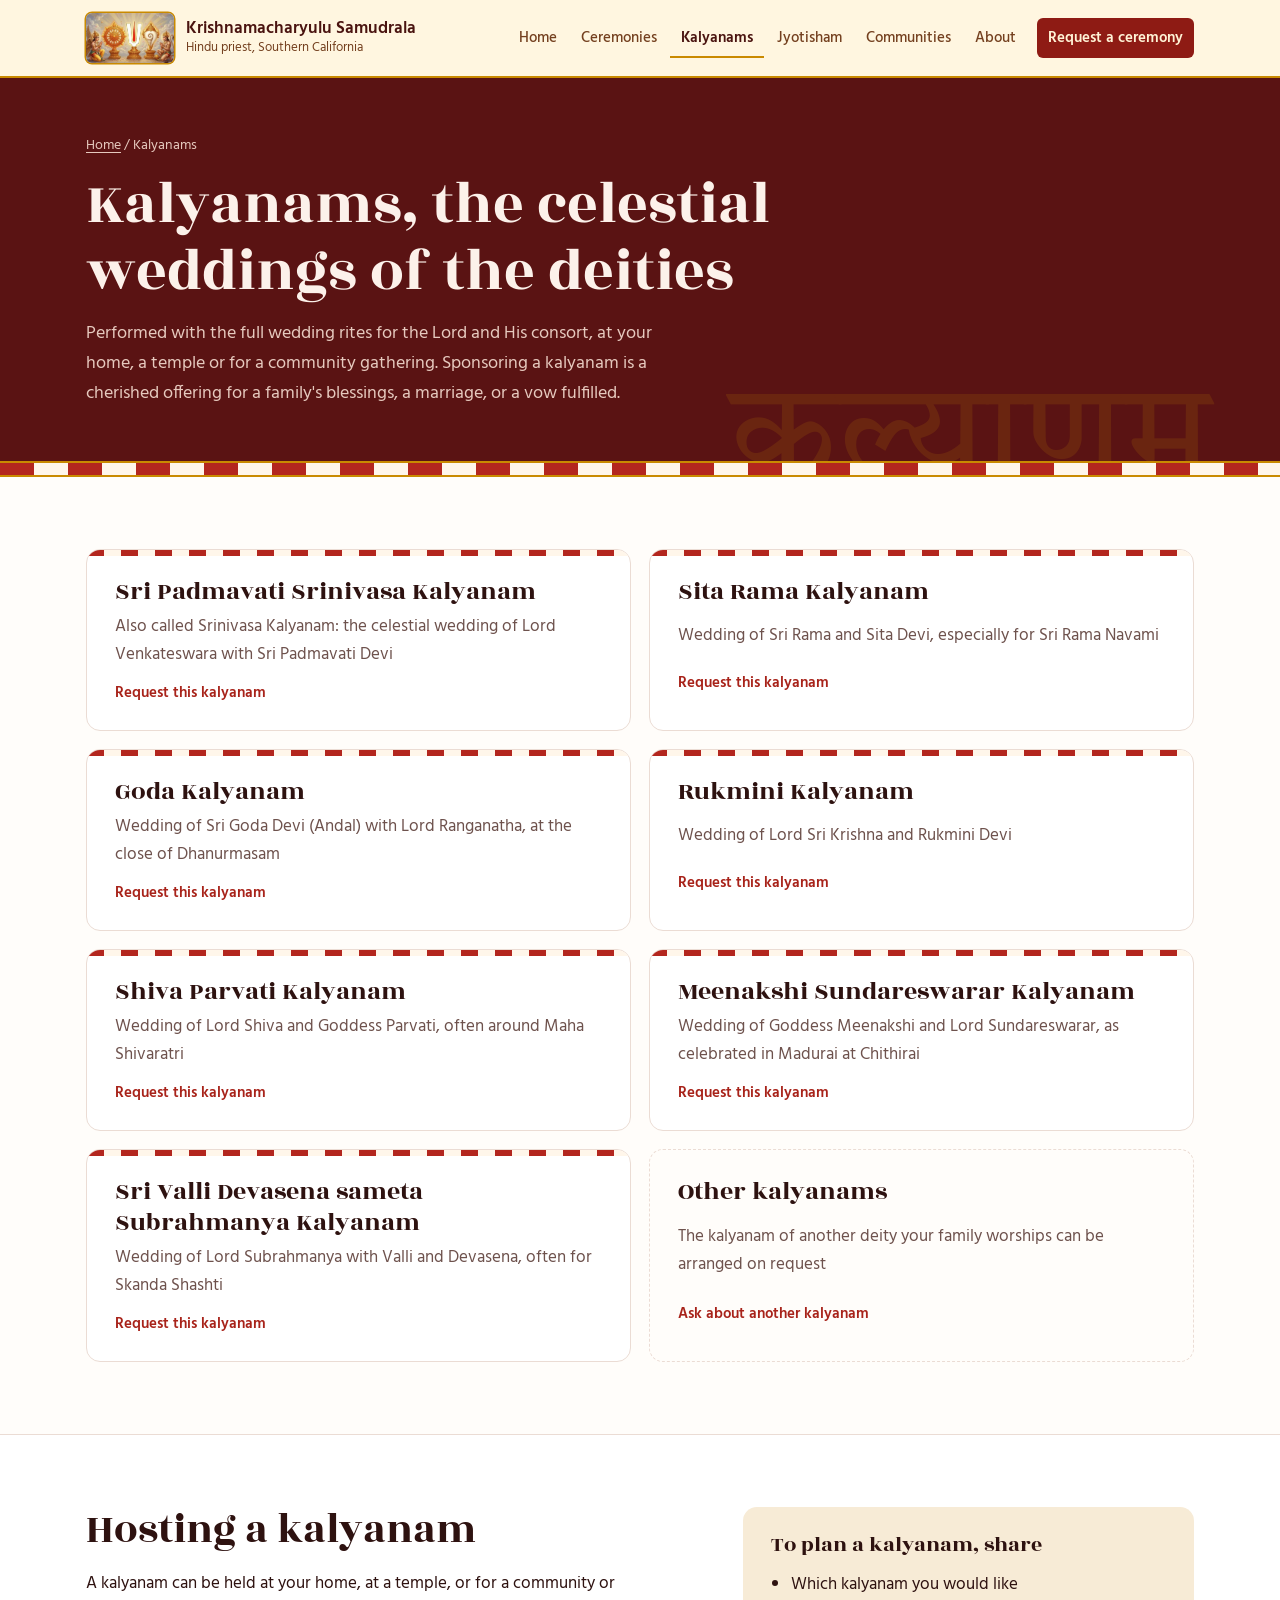
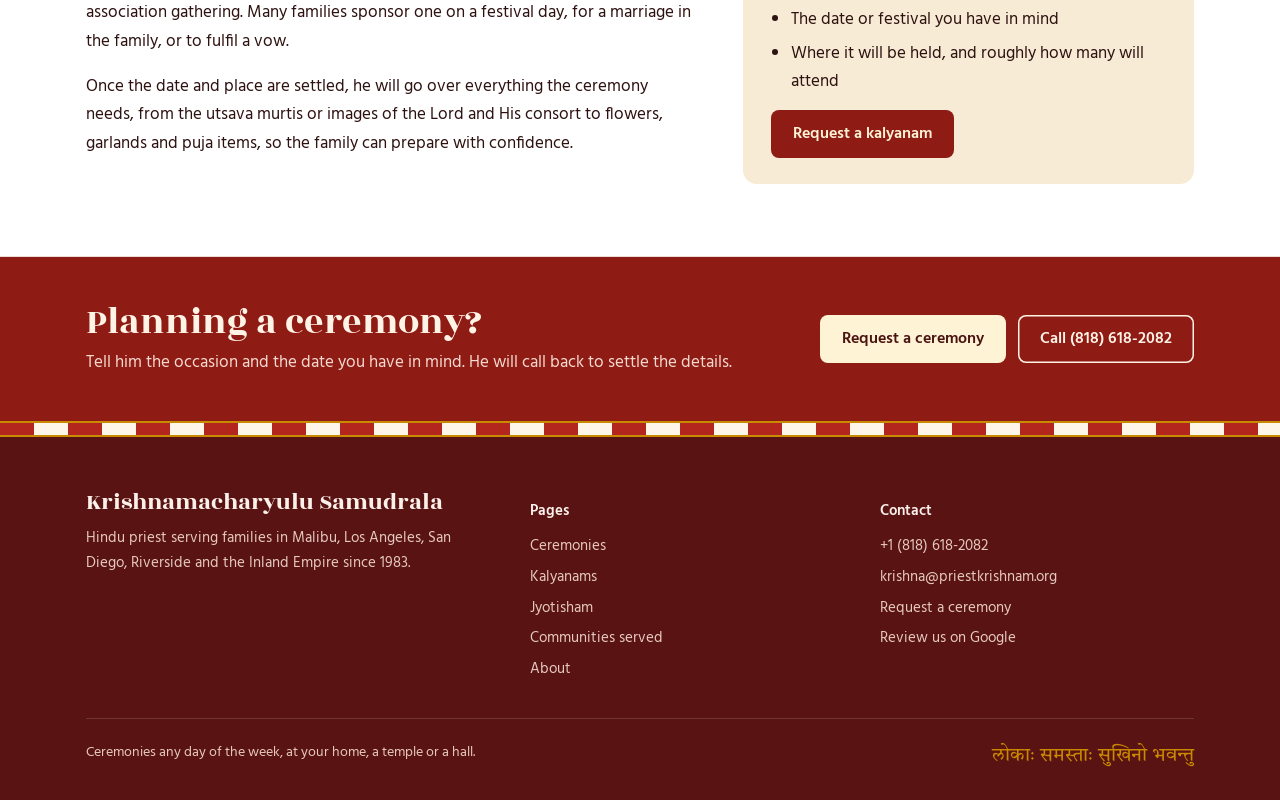
<file: kalyanams.html>
<!doctype html>
<html lang="en">
<head>
<meta charset="utf-8">
<meta name="viewport" content="width=device-width, initial-scale=1, viewport-fit=cover">
<title>Srinivasa, Sita Rama, Goda &amp; Other Kalyanams | Hindu Priest in Southern California</title>
<meta name="description" content="Sri Padmavati Srinivasa Kalyanam, Sita Rama, Goda, Rukmini, Shiva Parvati, Meenakshi Sundareswarar and Valli Devasena Subrahmanya Kalyanams, performed in Southern California.">
<link rel="canonical" href="https://www.priestkrishnam.org/kalyanams.html">
<meta name="robots" content="index, follow, max-image-preview:large">
<meta name="theme-color" content="#5A1313">
<meta property="og:type" content="website">
<meta property="og:site_name" content="Krishnamacharyulu Samudrala, Hindu Priest">
<meta property="og:title" content="Srinivasa, Sita Rama, Goda &amp; Other Kalyanams | Hindu Priest in Southern California">
<meta property="og:description" content="Sri Padmavati Srinivasa Kalyanam, Sita Rama, Goda, Rukmini, Shiva Parvati, Meenakshi Sundareswarar and Valli Devasena Subrahmanya Kalyanams, performed in Southern California.">
<meta property="og:url" content="https://www.priestkrishnam.org/kalyanams.html">
<meta property="og:image" content="https://www.priestkrishnam.org/venkateswara_scene.jpg">
<meta property="og:image:width" content="946">
<meta property="og:image:height" content="528">
<meta property="og:image:alt" content="Sri Venkateswara emblem with Garuda and Hanuman">
<meta property="og:locale" content="en_US">
<meta name="twitter:card" content="summary_large_image">
<meta name="twitter:title" content="Srinivasa, Sita Rama, Goda &amp; Other Kalyanams | Hindu Priest in Southern California">
<meta name="twitter:description" content="Sri Padmavati Srinivasa Kalyanam, Sita Rama, Goda, Rukmini, Shiva Parvati, Meenakshi Sundareswarar and Valli Devasena Subrahmanya Kalyanams, performed in Southern California.">
<meta name="twitter:image" content="https://www.priestkrishnam.org/venkateswara_scene.jpg">
<link rel="icon" type="image/jpeg" href="venkateswara_scene.jpg">
<link rel="apple-touch-icon" href="venkateswara_scene.jpg">
<link rel="preconnect" href="https://fonts.googleapis.com">
<link rel="preconnect" href="https://fonts.gstatic.com" crossorigin>
<link rel="stylesheet" href="https://fonts.googleapis.com/css2?family=Hind:wght@400;500;600&family=Rozha+One&family=Tiro+Devanagari+Sanskrit:ital@0;1&display=swap">
<link rel="stylesheet" href="styles.css">
</head>
<body>
<a class="skip" href="#main">Skip to content</a>
<header class="site-head">
  <div class="wrap">
    <a class="brand" href="index.html"><img class="brand-art" src="venkateswara_scene.jpg" alt="" width="88" height="50"><span><b>Krishnamacharyulu Samudrala</b><small>Hindu priest, Southern California</small></span></a>
    <button class="menu-btn" type="button" aria-expanded="false" aria-controls="site-nav">Menu <svg width="18" height="14" viewBox="0 0 18 14" aria-hidden="true"><path d="M1 1h16M1 7h16M1 13h16" stroke="currentColor" stroke-width="2" stroke-linecap="round"/></svg></button>
    <nav class="nav" id="site-nav" aria-label="Main">
      <a href="index.html">Home</a>
      <a href="ceremonies.html">Ceremonies</a>
      <a href="kalyanams.html" aria-current="page">Kalyanams</a>
      <a href="jyotisham.html">Jyotisham</a>
      <a href="communities.html">Communities</a>
      <a href="about.html">About</a>
      <a class="cta" href="contact.html">Request a ceremony</a>
    </nav>
  </div>
</header>
<div class="page-head">
  <div class="wrap">
    <p class="crumbs"><a href="index.html">Home</a> / Kalyanams</p>
    <h1>Kalyanams, the celestial weddings of the deities</h1>
    <p class="intro">Performed with the full wedding rites for the Lord and His consort, at your home, a temple or for a community gathering. Sponsoring a kalyanam is a cherished offering for a family&#x27;s blessings, a marriage, or a vow fulfilled.</p>
  </div>
  <span class="word" lang="sa" aria-hidden="true">कल्याणम्</span>
</div>
<div class="stripe" aria-hidden="true"></div>
<main id="main">
<section class="section">
  <div class="wrap">
    <div class="kalyanams">
  <a class="kalyanam" href="contact.html?c=Sri%20Padmavati%20Srinivasa%20Kalyanam"><span class="name">Sri Padmavati Srinivasa Kalyanam</span><span class="what">Also called Srinivasa Kalyanam: the celestial wedding of Lord Venkateswara with Sri Padmavati Devi</span><span class="go">Request this kalyanam</span></a>
  <a class="kalyanam" href="contact.html?c=Sita%20Rama%20Kalyanam"><span class="name">Sita Rama Kalyanam</span><span class="what">Wedding of Sri Rama and Sita Devi, especially for Sri Rama Navami</span><span class="go">Request this kalyanam</span></a>
  <a class="kalyanam" href="contact.html?c=Goda%20Kalyanam"><span class="name">Goda Kalyanam</span><span class="what">Wedding of Sri Goda Devi (Andal) with Lord Ranganatha, at the close of Dhanurmasam</span><span class="go">Request this kalyanam</span></a>
  <a class="kalyanam" href="contact.html?c=Rukmini%20Kalyanam"><span class="name">Rukmini Kalyanam</span><span class="what">Wedding of Lord Sri Krishna and Rukmini Devi</span><span class="go">Request this kalyanam</span></a>
  <a class="kalyanam" href="contact.html?c=Shiva%20Parvati%20Kalyanam"><span class="name">Shiva Parvati Kalyanam</span><span class="what">Wedding of Lord Shiva and Goddess Parvati, often around Maha Shivaratri</span><span class="go">Request this kalyanam</span></a>
  <a class="kalyanam" href="contact.html?c=Meenakshi%20Sundareswarar%20Kalyanam"><span class="name">Meenakshi Sundareswarar Kalyanam</span><span class="what">Wedding of Goddess Meenakshi and Lord Sundareswarar, as celebrated in Madurai at Chithirai</span><span class="go">Request this kalyanam</span></a>
  <a class="kalyanam" href="contact.html?c=Sri%20Valli%20Devasena%20sameta%20Subrahmanya%20Kalyanam"><span class="name">Sri Valli Devasena sameta Subrahmanya Kalyanam</span><span class="what">Wedding of Lord Subrahmanya with Valli and Devasena, often for Skanda Shashti</span><span class="go">Request this kalyanam</span></a>
  <a class="kalyanam other" href="contact.html?c=Other%20kalyanam"><span class="name">Other kalyanams</span><span class="what">The kalyanam of another deity your family worships can be arranged on request</span><span class="go">Ask about another kalyanam</span></a>
    </div>
  </div>
</section>
<section class="section alt">
  <div class="wrap two-col">
    <div class="prose">
      <h2>Hosting a kalyanam</h2>
      <p>A kalyanam can be held at your home, at a temple, or for a community or association gathering. Many families sponsor one on a festival day, for a marriage in the family, or to fulfil a vow.</p>
      <p>Once the date and place are settled, he will go over everything the ceremony needs, from the utsava murtis or images of the Lord and His consort to flowers, garlands and puja items, so the family can prepare with confidence.</p>
    </div>
    <div class="panel">
      <h3>To plan a kalyanam, share</h3>
      <ul>
        <li>Which kalyanam you would like</li>
        <li>The date or festival you have in mind</li>
        <li>Where it will be held, and roughly how many will attend</li>
      </ul>
      <a class="btn primary" href="contact.html?c=Sri%20Padmavati%20Srinivasa%20Kalyanam">Request a kalyanam</a>
    </div>
  </div>
</section>
</main>
<section class="callband" aria-label="Request a ceremony">
  <div class="wrap">
    <div>
      <h2>Planning a ceremony?</h2>
      <p>Tell him the occasion and the date you have in mind. He will call back to settle the details.</p>
    </div>
    <div class="actions">
      <a class="btn light" href="contact.html">Request a ceremony</a>
      <a class="btn ghost" href="tel:+18186182082">Call (818) 618-2082</a>
    </div>
  </div>
</section>
<div class="stripe" aria-hidden="true"></div>
<footer class="site-foot">
  <div class="wrap">
    <div>
      <h2>Krishnamacharyulu Samudrala</h2>
      <p>Hindu priest serving families in Malibu, Los Angeles, San Diego, Riverside and the Inland Empire since 1983.</p>
    </div>
    <div>
      <p class="h">Pages</p>
      <ul>
        <li><a href="ceremonies.html">Ceremonies</a></li>
        <li><a href="kalyanams.html">Kalyanams</a></li>
        <li><a href="jyotisham.html">Jyotisham</a></li>
        <li><a href="communities.html">Communities served</a></li>
        <li><a href="about.html">About</a></li>
      </ul>
    </div>
    <div>
      <p class="h">Contact</p>
      <ul>
        <li><a href="tel:+18186182082">+1 (818) 618-2082</a></li>
        <li><a href="mailto:krishna@priestkrishnam.org">krishna@priestkrishnam.org</a></li>
        <li><a href="contact.html">Request a ceremony</a></li>
        <li><a href="https://g.page/r/CZpFCfgSUNOCEBM/review" target="_blank" rel="noopener">Review us on Google</a></li>
      </ul>
    </div>
    <div class="base">
      <span>Ceremonies any day of the week, at your home, a temple or a hall.</span>
      <span class="sa" lang="sa">लोकाः समस्ताः सुखिनो भवन्तु</span>
    </div>
  </div>
</footer>
<script src="site.js"></script>
</body>
</html>
</file>
<file: styles.css>
/* Krishnamacharyulu Samudrala, Hindu priest
   Identity: kumkum red and turmeric gold of a South Indian temple, white rice-flour kolam,
   and the red-and-white striped temple wall (used once per page as the band under each header). */

:root {
  --page: #FFFDFA;
  --surface: #FFFFFF;
  --sandal: #F7EBD6;
  --ink: #2E1210;
  --muted: #6E524D;
  --line: #EBDCD4;
  --kumkum: #8E1B14;
  --kumkum-hi: #A8231A;
  --accent: #A8231A;          /* red used for small text accents */
  --turmeric: #C98A00;
  --band: #5A1313;            /* deep temple red for header bands and footer */
  --on-band: #FCF1EA;
  --on-band-muted: #E6C9BE;
  --stripe-red: #B3261E;
  --stripe-white: #FFF6EA;
  --nav-bg: #FFF6E0;
  --nav-ink: #4A1410;
  --nav-muted: #74401F;
  --hero-top: #FFF8E8;
  --hero-bottom: #F7DC9C;
  --hero-ink: #4A1410;
  --hero-muted: #6E3B1E;
  --dot: rgba(168, 35, 26, 0.11);
  --display: "Rozha One", Georgia, serif;
  --body: "Hind", "Segoe UI", system-ui, sans-serif;
  --sanskrit: "Tiro Devanagari Sanskrit", "Rozha One", serif;
  --r-sm: 8px;
  --r-md: 14px;
  --r-lg: 32px;
  color-scheme: light;
}
@media (prefers-color-scheme: dark) {
  :root:not([data-theme="light"]) {
    --page: #160B09; --surface: #201210; --sandal: #33210E; --ink: #F6EAE3; --muted: #C9AFA6; --line: #3D2622;
    --accent: #F0897A; --turmeric: #F0B429; --band: #2E0E0C; --on-band: #F8ECE7; --on-band-muted: #D8BBB2;
    --stripe-red: #8E1B14; --stripe-white: #E9D9C2;
    --nav-bg: #251208; --nav-ink: #FBEFD5; --nav-muted: #E6CFA6;
    --hero-top: #2A1609; --hero-bottom: #3E2410; --hero-ink: #FBEFD5; --hero-muted: #E6CFA6;
    --dot: rgba(240, 180, 41, 0.08); color-scheme: dark;
  }
}
:root[data-theme="dark"] {
  --page: #160B09; --surface: #201210; --sandal: #33210E; --ink: #F6EAE3; --muted: #C9AFA6; --line: #3D2622;
  --accent: #F0897A; --turmeric: #F0B429; --band: #2E0E0C; --on-band: #F8ECE7; --on-band-muted: #D8BBB2;
  --stripe-red: #8E1B14; --stripe-white: #E9D9C2;
  --nav-bg: #251208; --nav-ink: #FBEFD5; --nav-muted: #E6CFA6;
  --hero-top: #2A1609; --hero-bottom: #3E2410; --hero-ink: #FBEFD5; --hero-muted: #E6CFA6;
  --dot: rgba(240, 180, 41, 0.08); color-scheme: dark;
}

/* ---------- base ---------- */
* { box-sizing: border-box; }
html { -webkit-text-size-adjust: 100%; scroll-padding-top: 96px; }
body { margin: 0; background: var(--page); color: var(--ink); font-family: var(--body); font-size: 17px; line-height: 1.65; }
img { max-width: 100%; }
h1, h2, h3 { font-family: var(--display); font-weight: 400; line-height: 1.12; margin: 0; text-wrap: balance; }
h1 { font-size: clamp(40px, 6vw, 68px); }
h2 { font-size: clamp(30px, 3.6vw, 42px); }
h3 { font-size: 24px; }
p { margin: 0; }
a { color: inherit; }
:focus-visible { outline: 3px solid var(--turmeric); outline-offset: 2px; border-radius: 4px; }
.wrap { max-width: 1140px; margin: 0 auto; padding-inline: max(16px, env(safe-area-inset-left, 0px)) max(16px, env(safe-area-inset-right, 0px)); }
.skip { position: absolute; left: -9999px; top: 8px; z-index: 50; background: var(--surface); padding: 8px 14px; border-radius: 6px; }
.skip:focus { left: 12px; }
.muted { color: var(--muted); }
.sa { font-family: var(--sanskrit); }
.measure { max-width: 40em; }

/* ---------- buttons ---------- */
.btn { display: inline-flex; align-items: center; justify-content: center; gap: 8px; min-height: 48px; padding: 0 22px; border-radius: var(--r-sm); font: 600 16px var(--body); text-decoration: none; border: 0; cursor: pointer; }
.btn.primary { background: var(--kumkum); color: #FFF3D6; }
.btn.primary:hover { background: var(--kumkum-hi); }
.btn.ghost { background: transparent; color: var(--hero-ink); box-shadow: inset 0 0 0 1.5px currentColor; }
.btn.ghost:hover { background: rgba(201, 138, 0, 0.14); }
.btn.light { background: #FFF3D6; color: #4A1410; }
.btn.light:hover { background: #FFFFFF; }
.btn[disabled] { opacity: 0.7; cursor: progress; }
.textlink { color: var(--accent); font-weight: 600; text-decoration: underline; text-decoration-thickness: 1.5px; text-underline-offset: 4px; }
.textlink:hover { text-decoration-color: var(--turmeric); }

/* ---------- header ---------- */
body::before { content: ""; position: fixed; inset: 0 0 auto; height: env(safe-area-inset-top, 0px); z-index: 30; background: var(--nav-bg); }
.site-head { position: sticky; top: env(safe-area-inset-top, 0px); z-index: 20; background: var(--nav-bg); color: var(--nav-ink); border-bottom: 2px solid var(--turmeric); }
.site-head .wrap { display: flex; align-items: center; justify-content: space-between; gap: 16px; min-height: 76px; }
.brand { display: flex; align-items: center; gap: 12px; text-decoration: none; }
.brand-art { display: block; width: 88px; height: 50px; object-fit: cover; border-radius: 6px; box-shadow: 0 0 0 1.5px var(--turmeric); flex: 0 0 auto; }
.brand b { display: block; font-weight: 600; font-size: 17px; line-height: 1.2; }
.brand small { display: block; font-size: 13px; color: var(--nav-muted); line-height: 1.3; }
.nav { display: flex; align-items: center; gap: 2px; }
.nav a { white-space: nowrap; text-decoration: none; padding: 8px 11px; border-radius: 6px; font-size: 15px; font-weight: 500; color: var(--nav-muted); }
.nav a:hover { color: var(--nav-ink); background: rgba(201, 138, 0, 0.14); }
.nav a[aria-current="page"] { color: var(--nav-ink); font-weight: 600; box-shadow: inset 0 -2px 0 var(--turmeric); border-radius: 0; }
.nav a.cta { margin-left: 8px; color: #FFF3D6; background: var(--kumkum); font-weight: 600; box-shadow: none; border-radius: 6px; }
.nav a.cta:hover { background: var(--kumkum-hi); }
.menu-btn { display: none; min-height: 44px; padding: 0 14px; border-radius: 6px; border: 1.5px solid var(--nav-muted); background: transparent; color: var(--nav-ink); font: 600 15px var(--body); cursor: pointer; }
@media (max-width: 1140px) {
  .menu-btn { display: inline-flex; align-items: center; gap: 8px; }
  .nav { display: none; position: absolute; left: 0; right: 0; top: 100%; flex-direction: column; align-items: stretch; gap: 0; background: var(--nav-bg); border-bottom: 2px solid var(--turmeric); padding: 8px max(16px, env(safe-area-inset-left, 0px)) 16px; box-shadow: 0 12px 24px rgba(60, 20, 10, 0.16); }
  .nav.open { display: flex; }
  .nav a { padding: 12px 8px; font-size: 17px; border-bottom: 1px solid rgba(201, 138, 0, 0.25); }
  .nav a[aria-current="page"] { box-shadow: inset 4px 0 0 var(--turmeric); padding-left: 14px; }
  .nav a.cta { margin: 12px 0 0; text-align: center; border-bottom: 0; }
}
@media (max-width: 420px) { .brand small { display: none; } .brand-art { width: 70px; height: 40px; } }

/* ---------- temple-wall stripe (the signature) ---------- */
.stripe { height: 16px; background: repeating-linear-gradient(90deg, var(--stripe-red) 0 34px, var(--stripe-white) 34px 68px); border-block: 2px solid var(--turmeric); }

/* ---------- home hero ---------- */
.hero { position: relative; overflow: hidden; color: var(--hero-ink); background: radial-gradient(ellipse 70% 60% at 72% 30%, rgba(255, 236, 170, 0.55), rgba(255, 236, 170, 0) 70%), linear-gradient(180deg, var(--hero-top), var(--hero-bottom)); }
.hero canvas { position: absolute; inset: 0; width: 100%; height: 100%; opacity: 0.11; pointer-events: none; }
.torana { position: absolute; left: 0; right: 0; top: 0; height: 54px; pointer-events: none; background: url("data:image/svg+xml,%3Csvg%20xmlns%3D%22http%3A//www.w3.org/2000/svg%22%20width%3D%2264%22%20height%3D%2254%22%20viewBox%3D%220%200%2064%2054%22%3E%3Cpath%20d%3D%22M0%206%20Q32%2016%2064%206%22%20fill%3D%22none%22%20stroke%3D%22%23E9B949%22%20stroke-width%3D%222%22/%3E%3Cpath%20d%3D%22M32%2011%20C40%2022%2040%2038%2032%2050%20C24%2038%2024%2022%2032%2011%20Z%22%20fill%3D%22%233E7D3A%22/%3E%3Cpath%20d%3D%22M32%2013%20L32%2048%22%20stroke%3D%22%232A5A27%22%20stroke-width%3D%221%22/%3E%3Ccircle%20cx%3D%222%22%20cy%3D%227%22%20r%3D%226%22%20fill%3D%22%23F28C18%22/%3E%3Ccircle%20cx%3D%222%22%20cy%3D%227%22%20r%3D%223%22%20fill%3D%22%23F7B733%22/%3E%3Ccircle%20cx%3D%2262%22%20cy%3D%227%22%20r%3D%226%22%20fill%3D%22%23F28C18%22/%3E%3Ccircle%20cx%3D%2262%22%20cy%3D%227%22%20r%3D%223%22%20fill%3D%22%23F7B733%22/%3E%3C/svg%3E") repeat-x; background-size: 64px 54px; }
.gopuram { position: absolute; left: 0; right: 0; bottom: 0; width: 100%; height: 200px; color: var(--turmeric); opacity: 0.16; pointer-events: none; }
.hero .wrap { position: relative; display: grid; grid-template-columns: minmax(0, 1.15fr) minmax(0, 0.85fr); gap: 48px; align-items: center; padding-block: 104px 88px; }
.hero .kicker { font-size: 17px; font-weight: 600; color: var(--hero-muted); margin-bottom: 14px; }
.hero h1 { max-width: 12em; }
.hero .lede { margin-top: 22px; font-size: 19px; max-width: 34em; color: var(--hero-muted); }
.hero .actions { margin-top: 30px; display: flex; gap: 12px; flex-wrap: wrap; }
.shrine { position: relative; text-align: center; }
.shrine::before { content: ""; position: absolute; left: 50%; top: 40%; width: 420px; height: 420px; max-width: 110%; transform: translate(-50%, -50%); border-radius: 50%; background: radial-gradient(circle, rgba(240, 180, 41, 0.38), rgba(240, 180, 41, 0) 68%); pointer-events: none; }
.shrine > * { position: relative; }
.emblem-art { display: block; width: 100%; max-width: 560px; height: auto; margin: 0 auto 22px; border-radius: var(--r-lg); box-shadow: 0 0 0 3px var(--turmeric), 0 16px 36px rgba(120, 60, 0, 0.28); }
.shrine .deva { font-family: var(--sanskrit); font-size: clamp(26px, 3vw, 34px); color: var(--kumkum); line-height: 1.4; }
:root[data-theme="dark"] .shrine .deva { color: var(--turmeric); }
@media (prefers-color-scheme: dark) { :root:not([data-theme="light"]) .shrine .deva { color: var(--turmeric); } }
.shrine .tr { margin-top: 6px; font-size: 15px; color: var(--hero-muted); font-style: italic; }

/* ---------- facts strip ---------- */
.facts { background: var(--surface); border-bottom: 1px solid var(--line); }
.facts .wrap { display: grid; grid-template-columns: repeat(3, minmax(0, 1fr)); gap: 24px; padding-block: 26px; }
.fact { display: flex; align-items: baseline; gap: 12px; }
.fact b { font-family: var(--display); font-weight: 400; font-size: 40px; color: var(--accent); line-height: 1; }
.fact > span { color: var(--muted); font-size: 15px; line-height: 1.35; }

/* ---------- inner page header ---------- */
.page-head { position: relative; overflow: hidden; background: var(--band); color: var(--on-band); }
.page-head .wrap { position: relative; padding-block: 56px 52px; display: grid; gap: 14px; }
.page-head .crumbs { font-size: 14px; color: var(--on-band-muted); }
.page-head .crumbs a { color: var(--on-band-muted); text-decoration: underline; text-underline-offset: 3px; }
.page-head h1 { font-size: clamp(38px, 5.4vw, 60px); max-width: 14em; }
.page-head .intro { max-width: 34em; font-size: 18px; color: var(--on-band-muted); }
.page-head .word { position: absolute; right: max(16px, calc((100vw - 1140px) / 2)); bottom: -0.4em; font-family: var(--sanskrit); font-size: clamp(80px, 11vw, 150px); line-height: 1; color: var(--turmeric); opacity: 0.15; pointer-events: none; white-space: nowrap; }
@media (max-width: 700px) { .page-head .word { opacity: 0.12; } }

/* ---------- sections ---------- */
.section { padding-block: 72px; }
.section.tight { padding-top: 0; }
.section.alt { background: var(--surface); border-block: 1px solid var(--line); }
.section.dots { background-image: radial-gradient(var(--dot) 1.3px, transparent 1.6px); background-size: 28px 28px; }
.sec-head { display: grid; gap: 12px; max-width: 44em; margin-bottom: 30px; }
.sec-head p { color: var(--muted); }
.sec-head h2 small, .group-head small { display: block; margin-top: 8px; font-family: var(--body); font-size: 16px; color: var(--muted); }

/* jump links on long pages */
.jump { position: sticky; top: calc(78px + env(safe-area-inset-top, 0px)); z-index: 5; background: var(--page); border-bottom: 1px solid var(--line); }
.jump .wrap { display: flex; gap: 8px; overflow-x: auto; padding-block: 12px; scrollbar-width: none; }
.jump a { flex: 0 0 auto; text-decoration: none; padding: 8px 14px; min-height: 40px; display: inline-flex; align-items: center; border-radius: 999px; border: 1px solid var(--line); background: var(--surface); font-size: 15px; font-weight: 500; }
.jump a:hover { border-color: var(--turmeric); }
.jump a.out { border-style: dashed; color: var(--accent); }

/* ---------- life-cycle timeline ---------- */
.life { list-style: none; margin: 0; padding: 0; display: grid; grid-template-columns: repeat(4, minmax(0, 1fr)); row-gap: 20px; }
.life li { position: relative; border-top: 2px solid var(--turmeric); }
.life a { display: grid; gap: 4px; padding: 24px 18px 22px 0; text-decoration: none; }
.life li::before { content: ""; position: absolute; top: -8px; left: 0; width: 14px; height: 14px; border-radius: 50%; background: var(--page); border: 2px solid var(--turmeric); }
.life .stage { font-size: 14px; font-weight: 600; color: var(--accent); }
.life .name { font-family: var(--display); font-size: 22px; line-height: 1.2; }
.life .what { color: var(--muted); font-size: 15px; line-height: 1.45; }
.life a:hover .name { text-decoration: underline; text-decoration-color: var(--turmeric); text-underline-offset: 4px; }

/* ---------- service list (not cards: a ruled two-column register) ---------- */
.register { display: grid; grid-template-columns: repeat(2, minmax(0, 1fr)); column-gap: 48px; border-top: 1px solid var(--line); }
.register a { display: grid; align-content: start; grid-template-columns: minmax(0, 1fr) auto; column-gap: 16px; align-items: baseline; padding: 18px 0; border-bottom: 1px solid var(--line); text-decoration: none; }
.register .name { font-weight: 600; font-size: 18px; }
.register .what { grid-column: 1; color: var(--muted); font-size: 15px; line-height: 1.5; }
.register .go { grid-row: 1; grid-column: 2; font-size: 14px; font-weight: 600; color: var(--accent); opacity: 0; }
.register a:hover .name, .register a:focus-visible .name { color: var(--accent); }
.register a:hover .go, .register a:focus-visible .go { opacity: 1; }
@media (hover: none) { .register .go { opacity: 1; } }
.group { margin-bottom: 64px; }
.group:last-child { margin-bottom: 0; }
.group-head { display: grid; gap: 6px; margin-bottom: 22px; max-width: 44em; }
.group-head p { color: var(--muted); }
.note { color: var(--muted); font-size: 15px; }

/* ---------- panels (used sparingly: highlighted info) ---------- */
.panel { background: var(--sandal); border-radius: var(--r-md); padding: 26px 28px; display: grid; gap: 14px; justify-items: start; }
.panel h3 { font-size: 22px; }
.panel ul { margin: 0; padding-left: 20px; display: grid; gap: 6px; }

/* ---------- kalyanam list: deity pairs ---------- */
.kalyanams { display: grid; grid-template-columns: repeat(2, minmax(0, 1fr)); gap: 18px; }
.kalyanam { position: relative; display: grid; gap: 6px; padding: 26px 28px 24px; border-radius: var(--r-md); background: var(--surface); border: 1px solid var(--line); text-decoration: none; overflow: hidden; }
.kalyanam::before { content: ""; position: absolute; inset: 0 0 auto; height: 6px; background: repeating-linear-gradient(90deg, var(--stripe-red) 0 17px, var(--stripe-white) 17px 34px); }
.kalyanam .name { font-family: var(--display); font-size: 26px; line-height: 1.2; }
.kalyanam .what { color: var(--muted); }
.kalyanam .go { margin-top: 6px; font-size: 15px; font-weight: 600; color: var(--accent); }
.kalyanam:hover { border-color: var(--turmeric); }
.kalyanam.other { background: transparent; border-style: dashed; }
.kalyanam.other::before { display: none; }

/* ---------- jyotisham ---------- */
.two-col { display: grid; grid-template-columns: minmax(0, 1.35fr) minmax(0, 1fr); gap: 48px; align-items: start; }
.why { list-style: none; margin: 0; padding: 0; display: grid; gap: 22px; }
.why li { display: grid; gap: 4px; padding-left: 20px; border-left: 3px solid var(--turmeric); }
.why .t { font-weight: 600; font-size: 18px; }
.why .d { color: var(--muted); line-height: 1.6; }

/* ---------- communities ---------- */
.communities { display: grid; grid-template-columns: repeat(auto-fill, minmax(min(100%, 320px), 1fr)); gap: 18px; }
.community { display: grid; gap: 8px; align-content: start; padding: 24px 26px; border-radius: var(--r-md); background: var(--surface); border: 1px solid var(--line); border-top: 4px solid var(--turmeric); }
.community .region { font-size: 14px; font-weight: 600; color: var(--accent); }
.community h3 { font-size: 26px; }
.community .what { color: var(--muted); line-height: 1.6; }
.community .rites { font-size: 15px; color: var(--muted); border-top: 1px dashed var(--line); padding-top: 10px; margin-top: 4px; }
.community .rites b { color: var(--ink); font-weight: 600; }
.community .go { font-size: 15px; font-weight: 600; color: var(--accent); }

/* ---------- home: four paths ---------- */
.paths { display: grid; grid-template-columns: repeat(2, minmax(0, 1fr)); gap: 40px 56px; }
.path { display: grid; gap: 8px; padding-top: 18px; border-top: 3px solid var(--turmeric); text-decoration: none; }
.path h3 { font-size: 30px; }
.path p { color: var(--muted); }
.path .eg { font-size: 15px; }
.path .go { font-weight: 600; color: var(--accent); }
.path:hover h3 { text-decoration: underline; text-decoration-color: var(--turmeric); text-underline-offset: 6px; text-decoration-thickness: 2px; }

/* ---------- devotional band ---------- */
.devotion { position: relative; overflow: hidden; background: var(--band); color: var(--on-band); text-align: center; }
.devotion::before { content: ""; position: absolute; inset: 0; background: radial-gradient(ellipse at 50% 30%, rgba(240, 180, 41, 0.22), rgba(240, 180, 41, 0) 60%); pointer-events: none; }
.devotion .wrap { position: relative; display: grid; justify-items: center; gap: 18px; padding-block: 76px; }
.devotion .mantra { font-family: var(--sanskrit); font-size: clamp(36px, 6vw, 66px); line-height: 1.25; color: var(--turmeric); }
.devotion p.lead { max-width: 36em; font-size: 18px; color: var(--on-band-muted); }

/* ---------- generations ---------- */
.gens { display: grid; }
.gen { display: grid; grid-template-columns: 56px minmax(0, 1fr); gap: 16px; padding: 18px 0; border-bottom: 1px solid var(--line); }
.gen:first-child { border-top: 1px solid var(--line); }
.gen .n { font-family: var(--display); font-size: 34px; color: var(--turmeric); line-height: 1; }
.gen .t { font-weight: 600; }
.gen .d { color: var(--muted); font-size: 15px; }
.prose { display: grid; gap: 16px; max-width: 36em; }
.prose p { line-height: 1.7; }

/* ---------- steps (a real sequence, so numbered) ---------- */
.steps { list-style: none; margin: 0; padding: 0; display: grid; grid-template-columns: repeat(4, minmax(0, 1fr)); gap: 24px; counter-reset: s; }
.steps li { counter-increment: s; display: grid; gap: 6px; align-content: start; }
.steps li::before { content: counter(s); font-family: var(--display); font-size: 26px; color: var(--kumkum); width: 48px; height: 48px; border-radius: 50%; display: grid; place-items: center; background: var(--sandal); }
:root[data-theme="dark"] .steps li::before { color: var(--turmeric); }
@media (prefers-color-scheme: dark) { :root:not([data-theme="light"]) .steps li::before { color: var(--turmeric); } }
.steps .t { font-weight: 600; font-size: 18px; }
.steps .d { color: var(--muted); font-size: 15px; }

/* ---------- areas ---------- */
.areas { display: flex; flex-wrap: wrap; gap: 10px; list-style: none; margin: 0; padding: 0; }
.areas li { padding: 8px 16px; border-radius: 999px; background: var(--sandal); font-weight: 500; }

/* ---------- call band ---------- */
.callband { background: var(--kumkum); color: #FFF3E6; }
.callband .wrap { display: flex; align-items: center; justify-content: space-between; gap: 24px; flex-wrap: wrap; padding-block: 44px; }
.callband h2 { font-size: clamp(28px, 3.4vw, 38px); }
.callband p { color: #F5D9CF; margin-top: 6px; }
.callband .actions { display: flex; gap: 12px; flex-wrap: wrap; }
.callband .btn.ghost { color: #FFF3E6; }

/* ---------- contact ---------- */
.contact { display: grid; grid-template-columns: minmax(0, 1.15fr) minmax(0, 0.85fr); gap: 48px; align-items: start; }
form.request { background: var(--surface); border: 1px solid var(--line); border-radius: var(--r-md); padding: 28px; display: grid; gap: 18px; }
.row2 { display: grid; grid-template-columns: repeat(2, minmax(0, 1fr)); gap: 16px; }
label { display: grid; gap: 6px; font-size: 15px; font-weight: 600; }
label .opt { font-weight: 400; color: var(--muted); }
input, select, textarea { font: 16px var(--body); color: var(--ink); background: var(--page); border: 1px solid var(--line); border-radius: var(--r-sm); padding: 10px 12px; min-height: 48px; width: 100%; }
input:focus, select:focus, textarea:focus { border-color: var(--turmeric); }
textarea { min-height: 110px; resize: vertical; }
.hp { position: absolute; left: -9999px; width: 1px; height: 1px; opacity: 0; }
.msg { font-size: 15px; padding: 12px 14px; border-radius: var(--r-sm); }
.msg.err { background: rgba(168, 35, 26, 0.1); color: var(--accent); }
.msg.ok { background: rgba(62, 125, 58, 0.14); color: #2F6A2B; }
:root[data-theme="dark"] .msg.ok { color: #9BD495; }
@media (prefers-color-scheme: dark) { :root:not([data-theme="light"]) .msg.ok { color: #9BD495; } }
.msg[hidden] { display: none; }
.details { display: grid; gap: 20px; }
.detail { display: grid; gap: 4px; padding-bottom: 18px; border-bottom: 1px solid var(--line); }
.detail .k { font-size: 15px; font-weight: 600; color: var(--muted); }
.detail .v { font-size: 22px; font-weight: 600; display: flex; align-items: center; gap: 10px; flex-wrap: wrap; overflow-wrap: anywhere; }
.detail .v a { text-decoration: none; }
.detail .v a:hover { text-decoration: underline; text-decoration-color: var(--turmeric); }
.copy-btn { min-height: 36px; padding: 0 12px; border-radius: 6px; border: 1px solid var(--line); background: var(--surface); color: var(--ink); font: 500 14px var(--body); cursor: pointer; }

/* ---------- footer ---------- */
.site-foot { background: var(--band); color: var(--on-band-muted); }
.site-foot .wrap { display: grid; grid-template-columns: minmax(0, 1.3fr) repeat(2, minmax(0, 1fr)); gap: 36px; padding-block: 52px 28px; }
.site-foot h2 { font-size: 24px; color: var(--on-band); }
.site-foot p { font-size: 15px; margin-top: 10px; }
.site-foot ul { overflow-wrap: anywhere; list-style: none; margin: 0; padding: 0; display: grid; gap: 6px; font-size: 15px; }
.site-foot .h { font-weight: 600; color: var(--on-band); margin-bottom: 10px; }
.site-foot a { color: var(--on-band-muted); text-decoration: none; }
.site-foot a:hover { color: var(--on-band); text-decoration: underline; }
.site-foot .base { grid-column: 1 / -1; border-top: 1px solid rgba(255, 255, 255, 0.14); padding-top: 22px; display: flex; justify-content: space-between; gap: 16px; flex-wrap: wrap; font-size: 14px; }
.site-foot .base .sa { color: var(--turmeric); font-size: 19px; }

/* ---------- responsive ---------- */
@media (max-width: 900px) {
  .hero .wrap, .two-col, .contact { grid-template-columns: minmax(0, 1fr); }
  .hero .wrap { padding-block: 80px 64px; gap: 36px; }
  .life { grid-template-columns: repeat(2, minmax(0, 1fr)); }
  .steps { grid-template-columns: repeat(2, minmax(0, 1fr)); }
  .register { grid-template-columns: minmax(0, 1fr); }
  .site-foot .wrap { grid-template-columns: minmax(0, 1fr) minmax(0, 1fr); }
  .site-foot .wrap > :first-child { grid-column: 1 / -1; }
  .gopuram { height: 120px; }
}
@media (max-width: 620px) {
  body { font-size: 16px; }
  .section { padding-block: 52px; }
  .facts .wrap { grid-template-columns: minmax(0, 1fr); gap: 12px; }
  .paths, .kalyanams, .row2, .steps { grid-template-columns: minmax(0, 1fr); }
  .life { grid-template-columns: minmax(0, 1fr); }
  form.request { padding: 20px; }
  .page-head .wrap { padding-block: 44px 40px; }
  .callband .actions .btn { flex: 1 1 auto; }
  .site-foot .wrap { grid-template-columns: minmax(0, 1fr); gap: 28px; }
}
@media (prefers-reduced-motion: no-preference) {
  .hero .shrine { animation: rise 900ms cubic-bezier(.2, .7, .2, 1) both; }
  @keyframes rise { from { opacity: 0; transform: translateY(14px); } to { opacity: 1; transform: none; } }
}

/* ---------- Google review: QR always beside the call to action ---------- */
.review { display: grid; grid-template-columns: minmax(0, 1fr) auto; grid-template-areas: "text qr" "cta qr"; column-gap: clamp(20px, 5vw, 56px); row-gap: 20px; align-items: center; border: 1px solid var(--line); border-top: 4px solid var(--turmeric); border-radius: var(--r-md); background: var(--surface); padding: clamp(22px, 4vw, 40px); }
.review-text { grid-area: text; display: grid; gap: 12px; max-width: 36em; align-self: end; }
.review-qr { grid-area: qr; width: clamp(96px, 22vw, 198px); height: auto; }
.review-cta { grid-area: cta; display: grid; gap: 8px; justify-items: start; align-self: start; }
.review-cta p { font-size: 14px; color: var(--muted); }
.review-qr, .review-mini img { display: block; background: #FFFFFF; padding: clamp(6px, 1.2vw, 10px); border-radius: 10px; box-shadow: 0 0 0 1px var(--line); image-rendering: pixelated; }
.review-mini { grid-template-columns: auto minmax(0, 1fr); align-items: center; gap: clamp(12px, 3vw, 18px); }
.review-mini img { width: clamp(84px, 20vw, 110px); height: auto; }
.review-mini h3 { font-size: 20px; margin-bottom: 4px; }
@media (max-width: 700px) {
  /* text across the top, then QR and button side by side */
  .review { grid-template-columns: auto minmax(0, 1fr); grid-template-areas: "text text" "qr cta"; }
  .review-cta { align-self: center; }
  .review-cta .btn { padding: 0 16px; }
}
@media (max-width: 360px) { .review-qr { width: 84px; } .review-cta .btn { font-size: 15px; padding: 8px 12px; line-height: 1.25; text-align: center; } }

/* very small phones: keep the Menu button on screen */
.brand { min-width: 0; }
.brand span { min-width: 0; }
.menu-btn { flex: 0 0 auto; }
@media (max-width: 360px) {
  .site-head .wrap { gap: 10px; }
  .brand { gap: 8px; }
  .brand-art { width: 56px; height: 32px; }
  .brand b { font-size: 15px; }
  .menu-btn { padding: 0 10px; }
}
</file>
